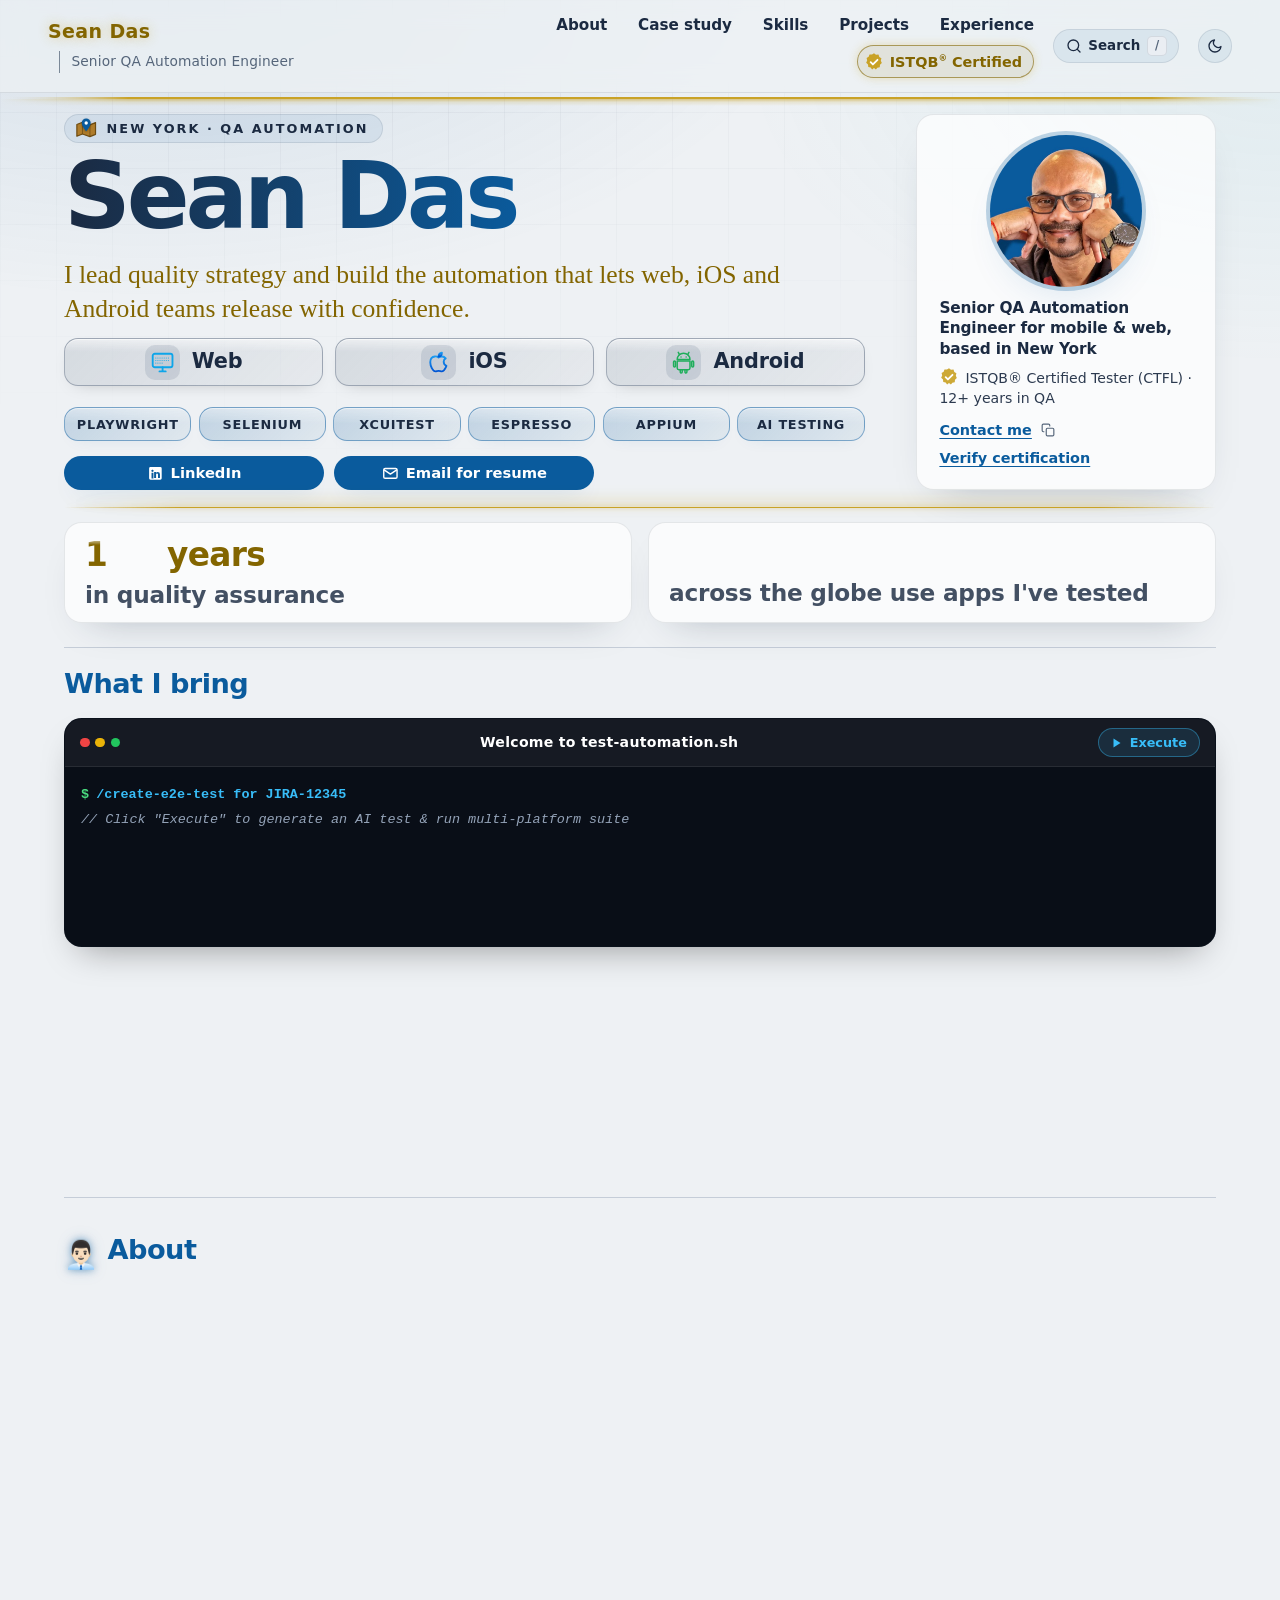
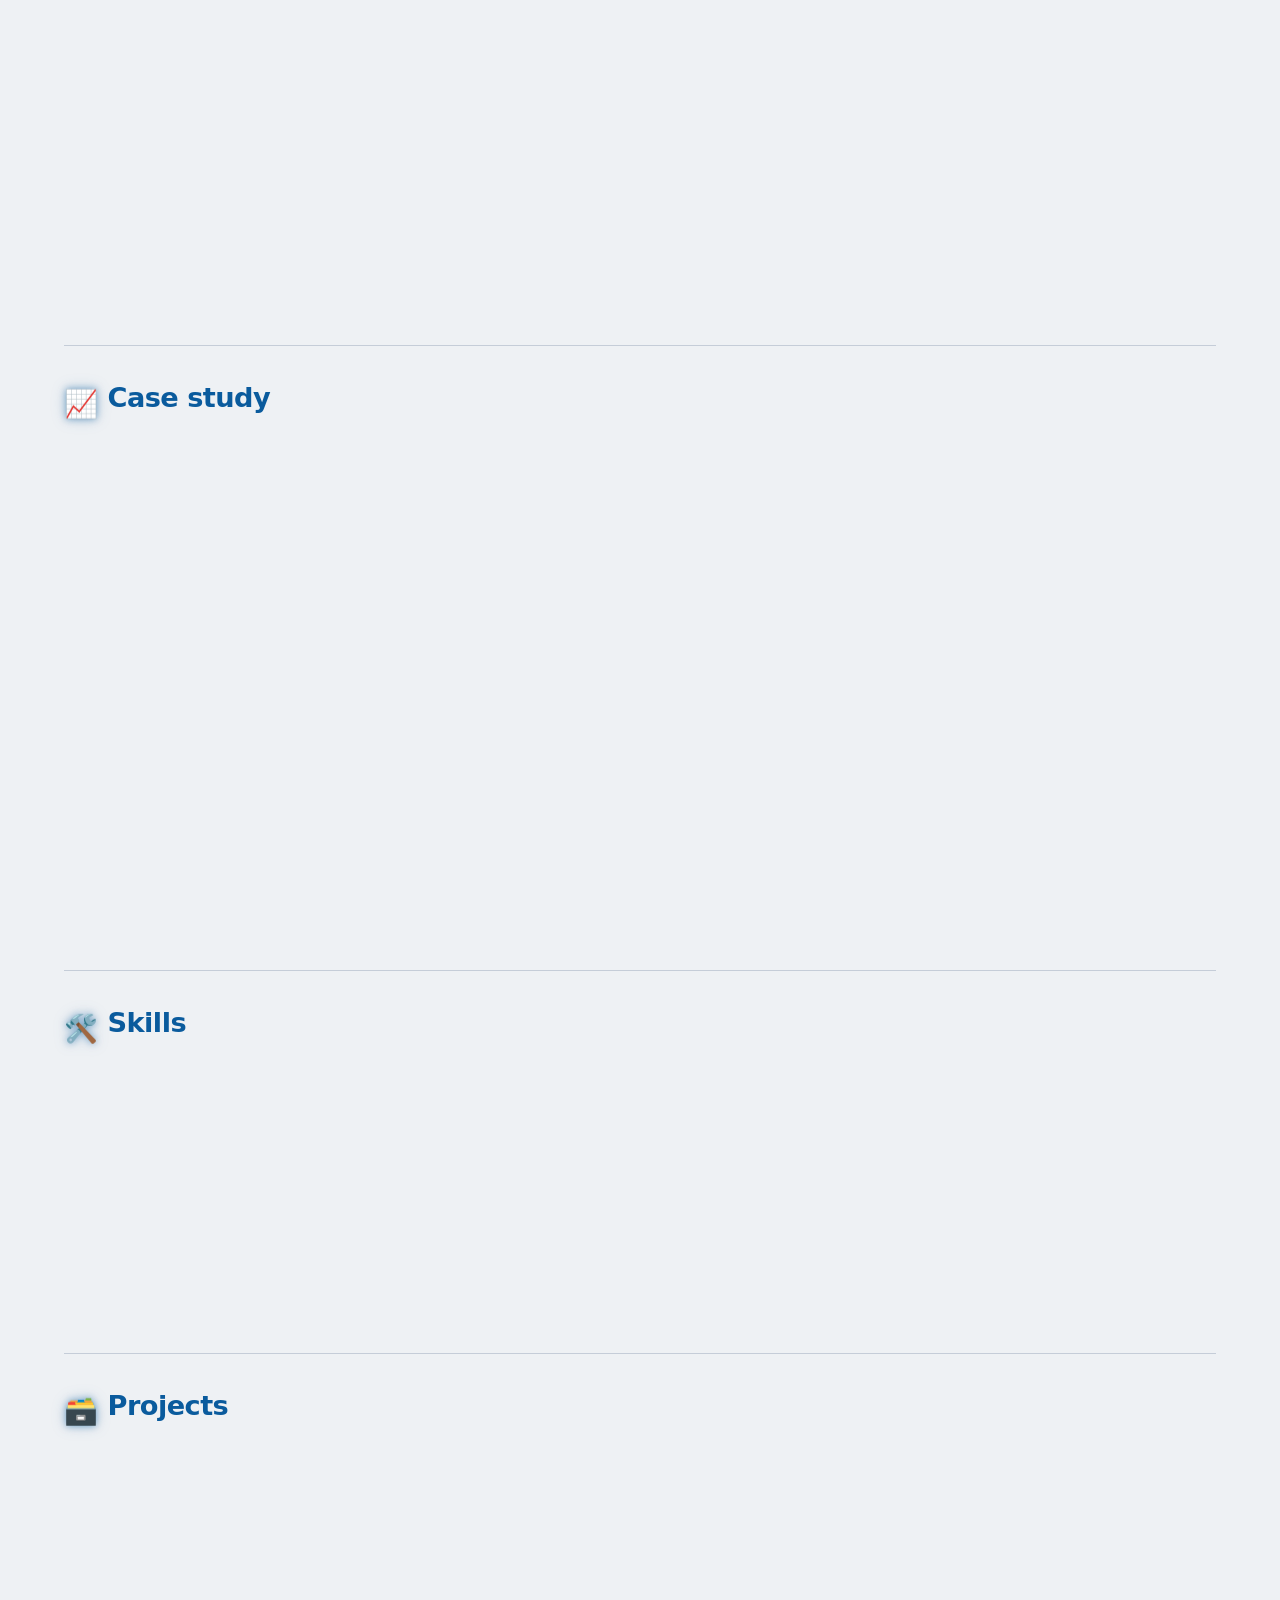
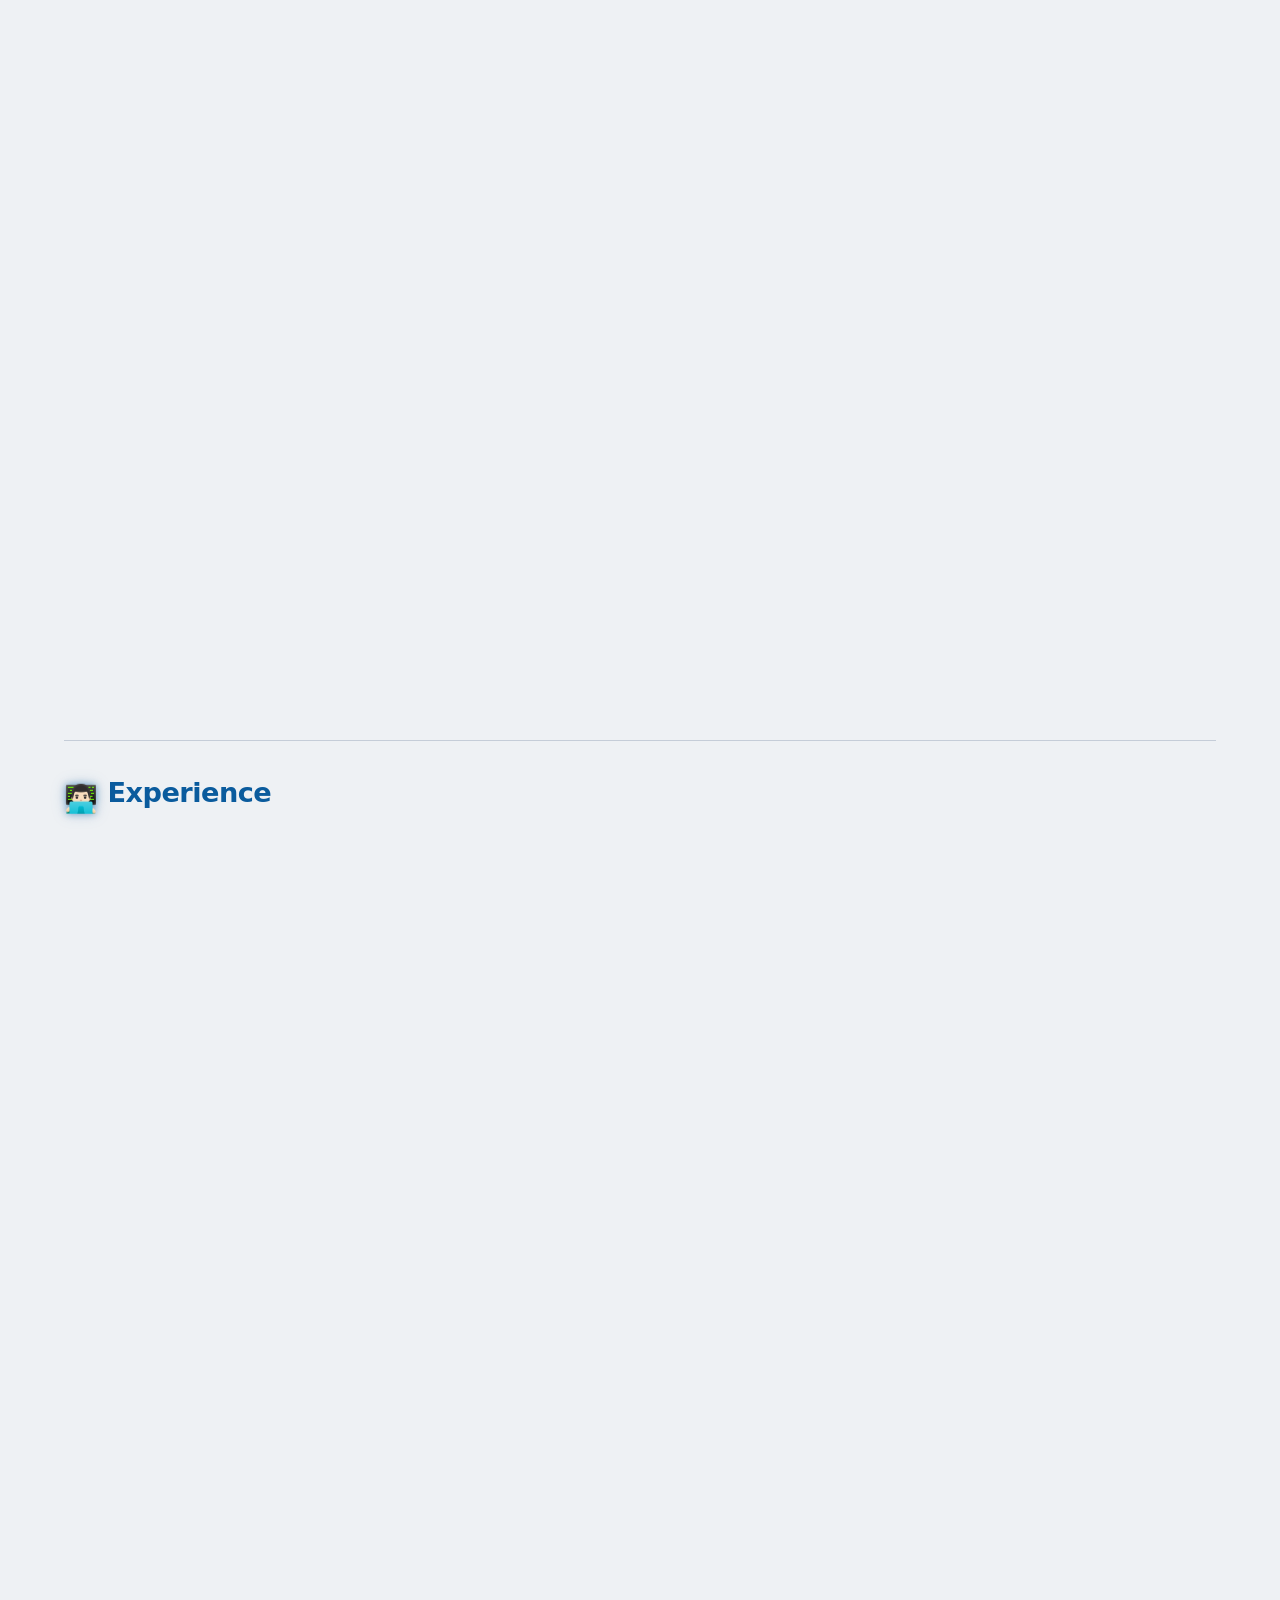
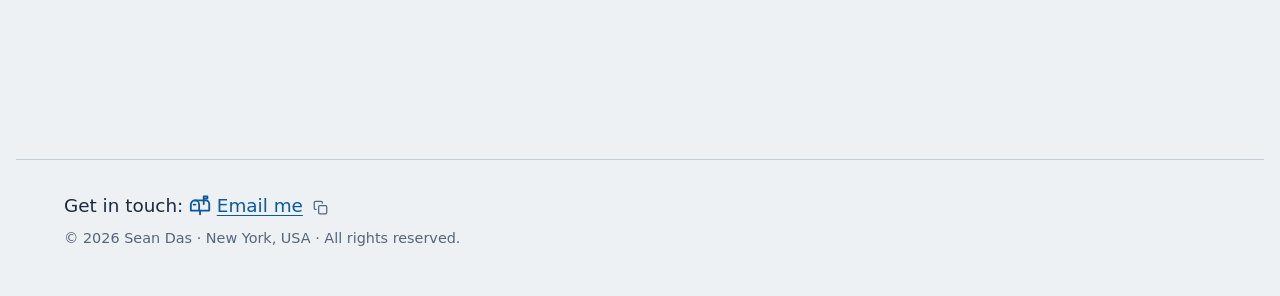
<file: index.html>
<!doctype html>
<html lang="en">
<head>
  <meta charset="utf-8">
  <meta name="viewport" content="width=device-width, initial-scale=1">
  <title>Sean Das, Senior QA Automation Engineer</title>
  <meta name="description" content="Sean Das (Susanta Das), Senior QA Automation Engineer for mobile and web apps. ISTQB/ASTQB Certified Tester, 12+ years in quality engineering and AI-assisted testing.">
  <link rel="canonical" href="https://seandas.github.io/">
  <meta name="google-site-verification" content="83UcdtxBSmrltOki3ZYsE4ZwVRd-jmC72WkxAw0niwo">
  <link rel="icon" href="favicon.ico" sizes="any">
  <link rel="icon" href="assets/favicon-32.png" type="image/png" sizes="32x32">
  <link rel="apple-touch-icon" href="assets/apple-touch-icon.png">
  <meta name="theme-color" content="#0a5b9d">
  <meta http-equiv="Content-Security-Policy" content="default-src 'self'; base-uri 'self'; object-src 'none'; form-action 'self'; script-src 'self'; style-src 'self' https://fonts.googleapis.com; font-src https://fonts.gstatic.com; img-src 'self' data:; connect-src 'self' https://sean-twin.seandas.workers.dev; upgrade-insecure-requests">
  <meta name="referrer" content="strict-origin-when-cross-origin">

  <!-- Link previews (LinkedIn, Slack, iMessage, X). Update the URLs if the site address changes. -->
  <meta property="og:type" content="profile">
  <meta property="og:url" content="https://seandas.github.io/">
  <meta property="og:title" content="Sean Das, Senior QA Automation Engineer">
  <meta property="og:description" content="Senior QA Automation Engineer for mobile and web applications. ISTQB Certified Tester with 12+ years in quality engineering and AI-assisted testing.">
  <meta property="og:image" content="https://seandas.github.io/assets/og-image.jpg?v=20261113a">
  <meta property="og:image:width" content="2400">
  <meta property="og:image:height" content="1260">
  <meta property="og:image:alt" content="Sean Das, Senior QA Automation Engineer, with his photo">
  <meta name="twitter:card" content="summary_large_image">

  <!-- Structured data for search engines. Deliberately no current employer (worksFor). -->
  <script type="application/ld+json">
  {
    "@context": "https://schema.org",
    "@type": "Person",
    "name": "Sean Das",
    "alternateName": "Susanta Das",
    "jobTitle": "Senior QA Automation Engineer",
    "url": "https://seandas.github.io/",
    "image": "https://seandas.github.io/assets/profile.jpg",
    "sameAs": ["https://www.linkedin.com/in/seanxdas/", "https://github.com/seandas"],
    "address": { "@type": "PostalAddress", "addressLocality": "New York", "addressRegion": "NY", "addressCountry": "US" },
    "alumniOf": { "@type": "CollegeOrUniversity", "name": "City University of New York" },
    "knowsAbout": ["Test automation", "Mobile testing", "Web testing", "Playwright", "Espresso", "XCUITest", "Appium", "Selenium", "AI-assisted testing"]
  }
  </script>

  <link rel="preconnect" href="https://fonts.googleapis.com">
  <link rel="preconnect" href="https://fonts.gstatic.com" crossorigin>
  <link href="https://fonts.googleapis.com/css2?family=Bricolage+Grotesque:opsz,wght@12..96,400;12..96,600;12..96,800&family=Newsreader:ital,opsz,wght@0,6..72,400;0,6..72,500;1,6..72,400&display=swap" rel="stylesheet">
  <link rel="stylesheet" href="styles.css?v=20261116f">
  <script src="theme.js?v=20261110a"></script>
</head>
<body>
  <a class="skip" href="#main">Skip to content</a>

  <header class="site-nav">
    <a class="nav-name" href="#top">Sean Das<span class="nav-title"> Senior QA Automation Engineer</span></a>
    <div class="nav-right">
      <nav aria-label="Sections">
        <a href="#about">About</a>
        <a href="#case-study" aria-label="Case study"><span class="nav-long">Case study</span><span class="nav-short" aria-hidden="true">Case</span></a>
        <a href="#skills">Skills</a>
        <a href="#projects">Projects</a>
        <a href="#experience">Experience</a>
        <a class="nav-cert" href="https://atsqa.org/certified-testers/profile/6f3ecdc99b7143ad8add1eee7666c60c" target="_blank" rel="noopener" title="Verify on the official U.S. list of certified testers" aria-label="ISTQB Certified: verify certification (opens in a new tab)">
          <svg class="nav-cert-seal" width="20" height="20" viewBox="0 0 24 24" aria-hidden="true" focusable="false"><path class="seal" fill="#c9a227" d="M12 1.5l2.4 1.8 3-.2 1 2.8 2.5 1.6-.7 2.9 1.2 2.8-2.2 2-.3 3-2.9.6L14.3 21 12 19.1 9.7 21 8 18.6l-2.9-.6-.3-3-2.2-2 1.2-2.8-.7-2.9 2.5-1.6 1-2.8 3 .2z"/><path class="tick" fill="none" stroke="#fff" stroke-width="2.2" stroke-linecap="round" stroke-linejoin="round" d="M8 12.2l2.7 2.7L16.2 9.4"/></svg>
          <span>ISTQB<sup>®</sup><span class="cert-word"> Certified</span></span>
        </a>
      </nav>
      <button class="nav-search-btn" type="button" aria-label="Search site (Press / or Ctrl+K)" title="Search skills, experience, projects (/ or Ctrl+K)">
        <svg width="16" height="16" viewBox="0 0 24 24" fill="none" stroke="currentColor" stroke-width="2" stroke-linecap="round" stroke-linejoin="round" aria-hidden="true"><circle cx="11" cy="11" r="8"/><path d="m21 21-4.3-4.3"/></svg>
        <span class="nav-search-label">Search</span>
        <kbd class="nav-search-kbd" aria-hidden="true">/</kbd>
      </button>
      <button class="theme-toggle" type="button" aria-label="Switch between dark and light theme" title="Toggle theme">
        <svg class="theme-icon-sun" width="16" height="16" viewBox="0 0 24 24" fill="none" stroke="currentColor" stroke-width="2" stroke-linecap="round" stroke-linejoin="round" aria-hidden="true"><circle cx="12" cy="12" r="5"/><line x1="12" y1="1" x2="12" y2="3"/><line x1="12" y1="21" x2="12" y2="23"/><line x1="4.22" y1="4.22" x2="5.64" y2="5.64"/><line x1="18.36" y1="18.36" x2="19.78" y2="19.78"/><line x1="1" y1="12" x2="3" y2="12"/><line x1="21" y1="12" x2="23" y2="12"/><line x1="4.22" y1="19.78" x2="5.64" y2="18.36"/><line x1="18.36" y1="5.64" x2="19.78" y2="4.22"/></svg>
        <svg class="theme-icon-moon" width="16" height="16" viewBox="0 0 24 24" fill="none" stroke="currentColor" stroke-width="2" stroke-linecap="round" stroke-linejoin="round" aria-hidden="true"><path d="M21 12.79A9 9 0 1 1 11.21 3 7 7 0 0 0 21 12.79z"/></svg>
      </button>
    </div>
  </header>

  <main id="main">
    <section class="hero" id="top">
      <div class="hero-main">
        <p class="status-pill"><span class="status-pin" aria-hidden="true"><svg viewBox="0 0 24 24" width="22" height="22" focusable="false"><path class="map-sheet" d="M2 8l6-2.4 8 2.8 6-2.4v12.6l-6 2.4-8-2.8-6 2.4z"/><path class="map-fold" d="M8 5.6v12.6M16 8.4V21"/><ellipse class="pin-ripple" cx="12" cy="15.3" rx="2" ry="0.8"/><path class="pin-body" d="M12 1.6a4.8 4.8 0 0 0-4.8 4.8c0 3.5 4.8 8.9 4.8 8.9s4.8-5.4 4.8-8.9A4.8 4.8 0 0 0 12 1.6z"/><circle class="pin-hole" cx="12" cy="6.4" r="1.8"/></svg></span>New York · QA Automation</p>
        <h1 class="hero-name">Sean Das</h1>
        <p class="hero-tagline">I lead quality strategy and build the automation that lets web, iOS and Android teams release with confidence.</p>
        <ul class="platforms" aria-label="Platforms I test">
          <li class="platform" data-skill="web">
            <svg class="platform-icon" width="26" height="26" viewBox="0 0 24 24" fill="none" stroke="currentColor" stroke-width="1.8" stroke-linecap="round" stroke-linejoin="round" aria-hidden="true"><rect x="2.5" y="3.5" width="19" height="13" rx="2"/><path d="M9 20.5h6M12 16.5v4"/><path d="M5.5 7.5h13M5.5 10h13M5.5 12.5h8" stroke-width="1" stroke-dasharray="0.01 2"/></svg>
            <span class="platform-name">Web</span>
          </li>
          <li class="platform" data-skill="mobile">
            <svg class="platform-icon" width="26" height="26" viewBox="0 0 24 24" fill="none" stroke="url(#ios-blue)" stroke-width="1.8" stroke-linecap="round" stroke-linejoin="round" aria-hidden="true"><defs><linearGradient id="ios-blue" x1="0" y1="0" x2="0" y2="1"><stop class="ios-stop-top" offset="0"/><stop class="ios-stop-bottom" offset="1"/></linearGradient></defs><path d="M12 7.2c-1.1-.9-2.4-1.2-3.6-1.1C5.9 6.3 4 8.5 4 11.6c0 3.9 2.6 8.9 5.1 8.9.9 0 1.6-.5 2.9-.5s2 .5 2.9.5c1.8 0 3.6-2.6 4.6-5.3-1.6-.7-2.6-2.2-2.6-3.9 0-1.4.7-2.7 1.9-3.4-1-1.3-2.4-1.9-3.8-1.8-1.2.1-2.3.6-3 1.1z"/><path d="M12 6.2c0-2 1.3-3.5 3.2-3.8 0 2-1.3 3.6-3.2 3.8z"/></svg>
            <span class="platform-name">iOS</span>
          </li>
          <li class="platform" data-skill="mobile">
            <svg class="platform-icon platform-icon-droid" width="26" height="26" viewBox="0 0 24 24" fill="none" stroke="currentColor" stroke-width="1.4" stroke-linecap="round" stroke-linejoin="round" aria-hidden="true"><path d="M6 9.2a6 6 0 0 1 12 0z"/><path d="M8.2 4.6 7 2.4M15.8 4.6 17 2.4"/><circle cx="9.6" cy="6.7" r=".7" fill="currentColor" stroke="none"/><circle cx="14.4" cy="6.7" r=".7" fill="currentColor" stroke="none"/><path d="M6 10.6h12v6.4a1.6 1.6 0 0 1-1.6 1.6H7.6A1.6 1.6 0 0 1 6 17z"/><rect x="2.6" y="10.6" width="1.8" height="5.6" rx=".9"/><rect x="19.6" y="10.6" width="1.8" height="5.6" rx=".9"/><path d="M8.9 18.6v2.2a.9.9 0 0 0 1.8 0v-2.2M13.3 18.6v2.2a.9.9 0 0 0 1.8 0v-2.2"/></svg>
            <span class="platform-name">Android</span>
          </li>
        </ul>
        <div class="hero-tools-actions">
          <ul class="chips" aria-label="Core tools">
            <li data-skill="web">Playwright</li><li data-skill="web">Selenium</li><li data-skill="mobile">XCUITest</li><li data-skill="mobile">Espresso</li><li data-skill="mobile">Appium</li><li data-skill="ai">AI testing</li>
          </ul>
          <div class="cta-row">
            <button class="btn btn-primary twin-cta" type="button" data-open-twin><svg class="btn-chat-icon" width="16" height="16" viewBox="0 0 24 24" fill="none" stroke="currentColor" stroke-width="2" stroke-linecap="round" stroke-linejoin="round" aria-hidden="true"><path d="M21 15a2 2 0 0 1-2 2H7l-4 4V5a2 2 0 0 1 2-2h14a2 2 0 0 1 2 2z"/></svg><span>Chat with my AI twin</span></button>
            <a class="btn btn-primary" href="https://www.linkedin.com/in/seanxdas/" target="_blank" rel="noopener"><svg class="btn-icon" width="15" height="15" viewBox="0 0 24 24" fill="currentColor" aria-hidden="true"><path d="M19 3a2 2 0 0 1 2 2v14a2 2 0 0 1-2 2H5a2 2 0 0 1-2-2V5a2 2 0 0 1 2-2h14m-.5 15.5v-5.3a3.26 3.26 0 0 0-3.26-3.26c-.85 0-1.84.52-2.28 1.3v-1.11h-2.79v8.37h2.79v-4.93c0-.77.62-1.4 1.39-1.4a1.4 1.4 0 0 1 1.4 1.4v4.93h2.75M6.46 10.9v8.37H9.2V10.9H6.46M7.83 6.64c-.9 0-1.63.73-1.63 1.63 0 .9.73 1.63 1.63 1.63.9 0 1.63-.73 1.63-1.63 0-.9-.73-1.63-1.63-1.63Z"/></svg><span>LinkedIn</span></a>
            <a class="btn btn-primary" data-email data-subject="Resume request"><svg class="btn-icon" width="15" height="15" viewBox="0 0 24 24" fill="none" stroke="currentColor" stroke-width="2" stroke-linecap="round" stroke-linejoin="round" aria-hidden="true"><rect x="2.5" y="5" width="19" height="14" rx="2"/><path d="m3 7 9 6 9-6"/></svg><span>Email for resume</span></a>
          </div>
        </div>
      </div>
      <div class="hero-side glass">
        <img class="portrait" src="assets/profile.jpg" alt="Portrait of Sean Das" width="240" height="240">
        <p class="hero-role">Senior QA Automation Engineer for mobile &amp; web, based in New York</p>
        <p class="hero-cred"><svg class="hero-cert-seal" width="20" height="20" viewBox="0 0 24 24" aria-hidden="true" focusable="false"><path fill="#c9a227" d="M12 1.5l2.4 1.8 3-.2 1 2.8 2.5 1.6-.7 2.9 1.2 2.8-2.2 2-.3 3-2.9.6L14.3 21 12 19.1 9.7 21 8 18.6l-2.9-.6-.3-3-2.2-2 1.2-2.8-.7-2.9 2.5-1.6 1-2.8 3 .2z"/><path fill="none" stroke="#fff" stroke-width="2.2" stroke-linecap="round" stroke-linejoin="round" d="M8 12.2l2.7 2.7L16.2 9.4"/></svg>ISTQB® Certified Tester (CTFL) · 12+ years in QA</p>
        <ul class="links">
          <li>
            <span class="email-wrapper">
              <a data-email>Contact me</a>
              <button class="copy-email-btn" type="button" aria-label="Copy email address" title="Copy email address">
                <svg class="copy-icon" width="14" height="14" viewBox="0 0 24 24" fill="none" stroke="currentColor" stroke-width="2" stroke-linecap="round" stroke-linejoin="round" aria-hidden="true"><rect x="9" y="9" width="13" height="13" rx="2" ry="2"/><path d="M5 15H4a2 2 0 0 1-2-2V4a2 2 0 0 1 2-2h9a2 2 0 0 1 2 2v1"/></svg>
                <span class="copy-feedback">Copied!</span>
              </button>
            </span>
          </li>
          <li><a href="https://atsqa.org/certified-testers/profile/6f3ecdc99b7143ad8add1eee7666c60c">Verify certification</a></li>
        </ul>
      </div>
    </section>

    <section class="stats" aria-label="Highlights">
      <div class="stat glass reveal">
        <p class="stat-num stat-reel-wrap">
          <span class="stat-reel" aria-hidden="true">
            <span class="stat-reel-strip">
              <span>1</span><span>2</span><span>3</span><span>4</span><span>5</span><span>6</span><span>7</span><span>8</span><span>9</span><span>10</span><span>11</span><span>12</span>
            </span>
          </span><span class="stat-plus" aria-hidden="true">+</span><span class="stat-unit" aria-hidden="true">&nbsp;years</span>
          <span class="sr-only">12+ years</span>
        </p>
        <p class="stat-label">in quality assurance</p>
      </div>
      <div class="stat glass reveal">
        <p class="stat-num stat-spin">Millions</p>
        <p class="stat-label">across the globe use apps I've tested</p>
      </div>
    </section>

    <section class="block" id="bring">
      <h2>What I bring</h2>
      <div class="smoke-runner glass reveal" role="group" aria-label="Interactive test automation demo">
        <div class="smoke-head">
          <div class="smoke-dots" aria-hidden="true">
            <span class="smoke-dot red"></span>
            <span class="smoke-dot yellow"></span>
            <span class="smoke-dot green"></span>
          </div>
          <span class="smoke-title"><span class="smoke-title-pre">Welcome to </span>test-automation.sh</span>
          <div class="smoke-actions">
            <span class="smoke-kbd-hint" aria-hidden="true">Press <kbd>Enter</kbd> or <kbd>Space</kbd> to run</span>
            <button class="smoke-reset-btn" type="button" aria-label="Reset test runner console">
              <svg class="smoke-reset-icon" width="11" height="11" viewBox="0 0 24 24" fill="none" stroke="currentColor" stroke-width="2.3" stroke-linecap="round" stroke-linejoin="round" aria-hidden="true"><path d="M3 12a9 9 0 1 0 9-9 9.75 9.75 0 0 0-6.74 2.74L3 8"/><path d="M3 3v5h5"/></svg>
              <span>Reset</span>
            </button>
            <button class="smoke-btn" type="button" aria-label="Execute automated test workflow">
              <svg class="smoke-play-icon" width="12" height="12" viewBox="0 0 24 24" fill="currentColor" aria-hidden="true"><polygon points="5 3 19 12 5 21 5 3"/></svg>
              <span class="smoke-btn-text">Execute</span>
            </button>
          </div>
        </div>
        <div class="smoke-terminal" aria-live="polite">
          <div class="smoke-output">
            <div class="smoke-line prompt"><span class="cmd-prompt">$</span>/create-e2e-test for JIRA-12345</div>
            <div class="smoke-line dim">// Click "Execute" to generate an AI test &amp; run multi-platform suite</div>
          </div>
        </div>
      </div>
      <div class="block-body">
        <div class="bring-grid">
          <div class="bring-card glass reveal">
            <h3>Quality strategy &amp; release readiness</h3>
            <p>I champion shift-left testing, lead QA and release-readiness calls across web, iOS and Android, and mentor QA teams, including offshore.</p>
          </div>
          <div class="bring-card glass reveal">
            <h3>Automation architecture</h3>
            <p>I build and scale test frameworks in Playwright, Selenium, Espresso, XCUITest and Appium, several from scratch.</p>
          </div>
          <div class="bring-card glass reveal">
            <h3>AI-assisted testing</h3>
            <p>I use AI to turn approved requirements and kickoff docs into test cases, and build custom AI skills and agents to generate automation tests quickly.</p>
          </div>
        </div>
      </div>
    </section>

    <section class="block" id="about">
      <h2><span class="h2-emoji" aria-hidden="true">👨🏻‍💼</span>About</h2>
      <div class="block-body prose glass reveal">
        <p>Over 12 years I've tested apps used by millions, from The New York Times to an FDA-regulated ultrasound app at Butterfly Network. I work in Playwright, Selenium, Appium, Espresso, Jetpack Compose UI tests and XCUITest. I have extensive experience running and troubleshooting test suites in CI/CD pipelines on Jenkins, Buildkite and CircleCI, and on device clouds such as AWS Device Farm and Firebase Test Lab.</p>
        <p>I use AI tools every day to test faster: Claude, OpenAI Codex and GitHub Copilot for writing and debugging tests, Glean and Gemini for test planning and root-cause analysis, and custom Claude agents I build myself.</p>
        <p><strong>My testing philosophy:</strong> test quality over quantity, and a stable automation framework over a fast but flaky one that blocks PRs and becomes a liability.</p>
        <p>I learn fast, like solving problems, and enjoy breaking things on purpose so they don't break for users.</p>
        <p>I was testing software before I knew it was a career: around 2010, as a hobby, I was flashing custom Android ROMs from XDA Developers, giving feedback and staying up all night to un-brick my phones when a flash went wrong. I revived every one of them but one. I'm stubborn about fixing things, and honest about the ones I can't.</p>
      </div>
    </section>

    <section class="block" id="case-study">
      <h2><span class="h2-emoji" aria-hidden="true">📈</span>Case study</h2>
      <div class="block-body glass reveal case-card">
        <div class="case-inner">
          <p class="case-kicker">NYC agencies → WeightWatchers · 2015–2020</p>
          <h3 class="case-title">From QTP and Java Selenium to Protractor, Appium and native</h3>
          <div class="case-audio-row">
            <button class="case-listen" type="button" hidden aria-label="Listen to the case study (3 minutes 31 seconds)">
              <svg class="case-listen-play" width="12" height="12" viewBox="0 0 24 24" fill="currentColor" aria-hidden="true"><polygon points="6 3 20 12 6 21 6 3"/></svg>
              <svg class="case-listen-pause" width="12" height="12" viewBox="0 0 24 24" fill="currentColor" aria-hidden="true"><rect x="5" y="3" width="5" height="18" rx="1"/><rect x="14" y="3" width="5" height="18" rx="1"/></svg>
              <span class="case-listen-text">Listen · 3:31</span>
            </button>
            <button class="case-speed" type="button" hidden aria-label="Playback speed: 1 times">Speed 1×</button>
          </div>
          <audio class="case-audio" src="assets/case-study.mp3" preload="none"></audio>
          <p class="case-summary">Legacy QTP scripts moved to Java Selenium, a Protractor framework built from scratch, then 200+ Appium tests rebuilt in native Espresso plus hundreds more in XCUITest. Flakiness became rare, and the first demo ran so fast we replayed it in slow motion.</p>
          <div class="case-body" id="case-full">
            <p><strong>Web: QTP to Selenium and Protractor.</strong> At the NYC Department of Health I converted legacy QTP scripts to Selenium WebDriver in Java. At the Department of Sanitation I moved all of the department's QTP/UFT scripts to Selenium WebDriver, ending its HP license costs, then built a Protractor framework from scratch for an AngularJS app. Coming from Java, I had to learn JavaScript and TypeScript and survive JavaScript's infamous promise hell: <code>.then().then().then().then()</code>, until somewhere around the fourth one you stop, scratch your head, and wonder where you even are. I made it out the other side and trained a small team to use the framework.</p>
            <p><strong>Mobile: the problem.</strong> At WeightWatchers, our Appium suite was slow and unreliable. Tests leaned on brittle XPath locators and hard-coded sleeps, sessions often timed out or hung mid-run, and the drivers lagged behind new Android and iOS releases. A full run took about five times longer than running the same tests by hand. We were working for the framework instead of it working for us, and hundreds of tests sat idle and went stale.</p>
            <p><strong>The approach.</strong> We moved to the platforms' own test frameworks, Espresso from Google and XCUITest from Apple, dropping Appium's extra server layer. Both were new, with little documentation or community help, so another QA engineer and I worked it out ourselves, Android first. Espresso runs inside the app, so we replaced sleeps with its built-in synchronization and IdlingResources: checks run only when the app is idle. We wrote the tests in Java, then moved them to Kotlin. Even the tooling fought us: early Android Studio builds crashed at times, and a clean build could take several tries and a cleared Gradle cache.</p>
            <p><strong>iOS and CI.</strong> The iOS app shared the same design, so we mirrored the plan with XCUITest. I learned Swift and used accessibility identifiers for stable locators. Both suites ran on Jenkins for pull-request checks and nightly regression, including our in-house device lab.</p>
            <p><strong>Result.</strong> Within months we converted 200+ Appium tests to Espresso and built an iOS suite of hundreds of tests. Flakiness became rare: nearly every failure pointed to a real app bug or a feature change. At our first demo, Espresso ran so fast that everyone missed it, so we replayed the recording in slow motion.</p>
            <p><strong>What it taught me.</strong> Learning Protractor and TypeScript from scratch taught me not to give up on unfamiliar tools. WeightWatchers turned that into confidence. And when a framework keeps fighting you, step back and explore the other options available instead of forcing it.</p>
          </div>
          <button class="case-toggle" type="button" aria-expanded="true" aria-controls="case-full" hidden><span class="case-toggle-text">Read the full case study</span> <span class="case-toggle-arrow" aria-hidden="true">↓</span></button>
        </div>
      </div>
    </section>

    <section class="block" id="skills">
      <h2><span class="h2-emoji" aria-hidden="true">🛠️</span>Skills</h2>
      <div class="block-body skills glass reveal">
        <div class="skill-group skill-card" data-category="mobile">
          <h3><button class="skill-card-head" type="button" aria-expanded="false" aria-controls="skills-mobile">
            <svg class="platform-icon" width="26" height="26" viewBox="0 0 24 24" fill="none" stroke="currentColor" stroke-width="1.8" stroke-linecap="round" stroke-linejoin="round" aria-hidden="true"><rect x="6" y="2" width="12" height="20" rx="2.5"/><path d="M11 18.5h2"/></svg>
            <span class="skill-card-title">Mobile automation</span>
            <span class="skill-card-count">8 skills</span>
            <svg class="skill-card-chevron" width="18" height="18" viewBox="0 0 24 24" fill="none" stroke="currentColor" stroke-width="2.2" stroke-linecap="round" stroke-linejoin="round" aria-hidden="true"><path d="M9 6l6 6-6 6"/></svg>
          </button></h3>
          <ul id="skills-mobile"><li>Espresso</li><li>Kaspresso</li><li>Jetpack Compose UI testing</li><li>XCUITest</li><li>UiAutomator</li><li>Appium</li><li>WebDriverIO</li><li>Robot pattern</li></ul>
        </div>
        <div class="skill-group skill-card" data-category="web">
          <h3><button class="skill-card-head" type="button" aria-expanded="false" aria-controls="skills-web">
            <svg class="platform-icon" width="26" height="26" viewBox="0 0 24 24" fill="none" stroke="currentColor" stroke-width="1.8" stroke-linecap="round" stroke-linejoin="round" aria-hidden="true"><circle cx="12" cy="12" r="9.5"/><path d="M2.5 12h19M12 2.5c2.6 2.8 3.8 6 3.8 9.5s-1.2 6.7-3.8 9.5c-2.6-2.8-3.8-6-3.8-9.5s1.2-6.7 3.8-9.5z"/></svg>
            <span class="skill-card-title">Web automation</span>
            <span class="skill-card-count">7 skills</span>
            <svg class="skill-card-chevron" width="18" height="18" viewBox="0 0 24 24" fill="none" stroke="currentColor" stroke-width="2.2" stroke-linecap="round" stroke-linejoin="round" aria-hidden="true"><path d="M9 6l6 6-6 6"/></svg>
          </button></h3>
          <ul id="skills-web"><li>Playwright</li><li>Cypress</li><li>Selenium WebDriver</li><li>WebDriverIO</li><li>Robot Framework</li><li>Protractor</li><li>HP QTP/UFT</li></ul>
        </div>
        <div class="skill-group skill-card" data-category="ai">
          <h3><button class="skill-card-head" type="button" aria-expanded="false" aria-controls="skills-ai">
            <svg class="platform-icon" width="26" height="26" viewBox="0 0 24 24" fill="none" stroke="currentColor" stroke-width="1.8" stroke-linecap="round" stroke-linejoin="round" aria-hidden="true"><path d="M12 3l1.9 5.1L19 10l-5.1 1.9L12 17l-1.9-5.1L5 10l5.1-1.9z"/><path d="M19 15.5l.8 2 2 .8-2 .8-.8 2-.8-2-2-.8 2-.8z"/></svg>
            <span class="skill-card-title">AI-assisted testing</span>
            <span class="skill-card-count">10 skills</span>
            <svg class="skill-card-chevron" width="18" height="18" viewBox="0 0 24 24" fill="none" stroke="currentColor" stroke-width="2.2" stroke-linecap="round" stroke-linejoin="round" aria-hidden="true"><path d="M9 6l6 6-6 6"/></svg>
          </button></h3>
          <ul id="skills-ai"><li>Claude</li><li>Agentic coding</li><li>OpenAI Codex</li><li>GitHub Copilot</li><li>ChatGPT</li><li>Gemini</li><li>Antigravity</li><li>Glean</li><li>Prompting for test design</li><li>AI-assisted debugging &amp; triage</li></ul>
        </div>
        <div class="skill-group skill-card" data-category="languages">
          <h3><button class="skill-card-head" type="button" aria-expanded="false" aria-controls="skills-languages">
            <svg class="platform-icon" width="26" height="26" viewBox="0 0 24 24" fill="none" stroke="currentColor" stroke-width="1.8" stroke-linecap="round" stroke-linejoin="round" aria-hidden="true"><path d="M8 7l-5 5 5 5M16 7l5 5-5 5M13.5 4.5l-3 15"/></svg>
            <span class="skill-card-title">Languages</span>
            <span class="skill-card-count">7 skills</span>
            <svg class="skill-card-chevron" width="18" height="18" viewBox="0 0 24 24" fill="none" stroke="currentColor" stroke-width="2.2" stroke-linecap="round" stroke-linejoin="round" aria-hidden="true"><path d="M9 6l6 6-6 6"/></svg>
          </button></h3>
          <ul id="skills-languages"><li>Java</li><li>Kotlin</li><li>Swift</li><li>JavaScript</li><li>TypeScript</li><li>Python</li><li>SQL, MongoDB</li></ul>
        </div>
        <div class="skill-group skill-card" data-category="frameworks">
          <h3><button class="skill-card-head" type="button" aria-expanded="false" aria-controls="skills-frameworks">
            <svg class="platform-icon" width="26" height="26" viewBox="0 0 24 24" fill="none" stroke="currentColor" stroke-width="1.8" stroke-linecap="round" stroke-linejoin="round" aria-hidden="true"><path d="M12 2.5l9.5 5-9.5 5-9.5-5z"/><path d="M2.5 12l9.5 5 9.5-5M2.5 16.5l9.5 5 9.5-5"/></svg>
            <span class="skill-card-title">Frameworks &amp; practices</span>
            <span class="skill-card-count">8 skills</span>
            <svg class="skill-card-chevron" width="18" height="18" viewBox="0 0 24 24" fill="none" stroke="currentColor" stroke-width="2.2" stroke-linecap="round" stroke-linejoin="round" aria-hidden="true"><path d="M9 6l6 6-6 6"/></svg>
          </button></h3>
          <ul id="skills-frameworks"><li>TDD, BDD</li><li>Cucumber, Gherkin</li><li>Page Object Model</li><li>Robot pattern</li><li>JUnit, TestNG</li><li>Allure reports</li><li>Mocha, Chai</li><li>Gradle, Maven</li></ul>
        </div>
        <div class="skill-group skill-card" data-category="cicd">
          <h3><button class="skill-card-head" type="button" aria-expanded="false" aria-controls="skills-cicd">
            <svg class="platform-icon" width="26" height="26" viewBox="0 0 24 24" fill="none" stroke="currentColor" stroke-width="1.8" stroke-linecap="round" stroke-linejoin="round" aria-hidden="true"><path d="M21 12a9 9 0 0 1-15.4 6.4M3 12A9 9 0 0 1 18.4 5.6"/><path d="M18.5 2v3.8h-3.8M5.5 22v-3.8h3.8"/></svg>
            <span class="skill-card-title">CI/CD &amp; device clouds</span>
            <span class="skill-card-count">8 skills</span>
            <svg class="skill-card-chevron" width="18" height="18" viewBox="0 0 24 24" fill="none" stroke="currentColor" stroke-width="2.2" stroke-linecap="round" stroke-linejoin="round" aria-hidden="true"><path d="M9 6l6 6-6 6"/></svg>
          </button></h3>
          <ul id="skills-cicd"><li>Jenkins</li><li>Buildkite, CircleCI, Bitrise</li><li>Docker</li><li>BrowserStack</li><li>AWS Device Farm</li><li>Firebase Test Lab</li><li>Perfecto</li><li>Git, GitHub, Bitbucket</li></ul>
        </div>
        <div class="skill-group skill-card" data-category="debugging">
          <h3><button class="skill-card-head" type="button" aria-expanded="false" aria-controls="skills-debugging">
            <svg class="platform-icon" width="26" height="26" viewBox="0 0 24 24" fill="none" stroke="currentColor" stroke-width="1.8" stroke-linecap="round" stroke-linejoin="round" aria-hidden="true"><rect x="7" y="8" width="10" height="12" rx="5"/><path d="M12 12v8M9 5l1.5 2M15 5l-1.5 2M3 13h4M17 13h4M4 8.5l3 2M20 8.5l-3 2M4 19l3-2M20 19l-3-2"/></svg>
            <span class="skill-card-title">Debugging &amp; analytics</span>
            <span class="skill-card-count">9 skills</span>
            <svg class="skill-card-chevron" width="18" height="18" viewBox="0 0 24 24" fill="none" stroke="currentColor" stroke-width="2.2" stroke-linecap="round" stroke-linejoin="round" aria-hidden="true"><path d="M9 6l6 6-6 6"/></svg>
          </button></h3>
          <ul id="skills-debugging"><li>Proxyman, Charles Proxy</li><li>Logcat, Splunk</li><li>Android Studio</li><li>Xcode</li><li>IntelliJ, WebStorm</li><li>PyCharm</li><li>Google Analytics</li><li>Adobe Analytics</li><li>Tableau</li></ul>
        </div>
        <div class="skill-group skill-card" data-category="process">
          <h3><button class="skill-card-head" type="button" aria-expanded="false" aria-controls="skills-process">
            <svg class="platform-icon" width="26" height="26" viewBox="0 0 24 24" fill="none" stroke="currentColor" stroke-width="1.8" stroke-linecap="round" stroke-linejoin="round" aria-hidden="true"><rect x="5" y="3.5" width="14" height="18" rx="2"/><path d="M9 3.5V2.5h6v1M8.5 12.5l2.3 2.3 4.7-4.7"/></svg>
            <span class="skill-card-title">Process &amp; compliance</span>
            <span class="skill-card-count">8 skills</span>
            <svg class="skill-card-chevron" width="18" height="18" viewBox="0 0 24 24" fill="none" stroke="currentColor" stroke-width="2.2" stroke-linecap="round" stroke-linejoin="round" aria-hidden="true"><path d="M9 6l6 6-6 6"/></svg>
          </button></h3>
          <ul id="skills-process"><li>Shift-left testing</li><li>Risk-based testing</li><li>Scrum, Agile, SAFe</li><li>Jira, Confluence</li><li>TestRail, Xray, Zephyr, HP ALM</li><li>FDA V&amp;V, HIPAA</li><li>GDPR</li><li>Accessibility (ADA)</li></ul>
        </div>
      </div>
    </section>

    <section class="block" id="projects">
      <h2><span class="h2-emoji" aria-hidden="true">🗃️</span>Projects</h2>
      <div class="block-body glass reveal project-card">
        <div class="project-inner">
          <p class="case-kicker">Android · Open source · 2026</p>
          <h3 class="case-title">Totebox: an Android shop and its Espresso test suite</h3>
          <p class="project-summary">I built a small Android shopping app from scratch as a realistic test target, with login rules, a cart with saved items, checkout validation, a swipe-to-order slider and a deliberate crash. Then I automated it with Espresso: page objects, an IdlingResource instead of sleeps, Allure reports, and JVM unit tests for the business rules. GitHub Actions builds and lints it, then runs every test on an Android emulator.</p>
          <ul class="project-tags" aria-label="Built with">
            <li>Kotlin</li><li>Espresso</li><li>Page objects</li><li>Robot pattern</li><li>Allure</li><li>GitHub Actions</li>
          </ul>
          <div class="project-links">
            <a class="btn btn-primary" href="https://github.com/seandas/totebox-espresso-test" target="_blank" rel="noopener"><svg class="btn-icon" width="15" height="15" viewBox="0 0 24 24" fill="none" stroke="currentColor" stroke-width="2" stroke-linecap="round" stroke-linejoin="round" aria-hidden="true"><path d="m16 18 6-6-6-6"/><path d="m8 6-6 6 6 6"/></svg><span>View the code</span></a>
            <a class="btn" href="https://github.com/seandas/totebox-espresso-test/actions/workflows/ci.yml" target="_blank" rel="noopener"><svg class="btn-icon" width="15" height="15" viewBox="0 0 24 24" fill="none" stroke="currentColor" stroke-width="2" stroke-linecap="round" stroke-linejoin="round" aria-hidden="true"><path d="M20 6 9 17l-5-5"/></svg><span>See the CI runs</span></a>
          </div>
        </div>
      </div>
      <div class="block-body glass reveal project-card">
        <div class="project-inner">
          <p class="case-kicker">Android · Open source · 2026</p>
          <h3 class="case-title">Totebox again, this time with Appium and Python</h3>
          <p class="project-summary">The same Totebox app, tested from the outside with Appium, Python and pytest, so the two approaches can be compared on identical flows. 50 tests cover login, cart, checkout and settings through page objects, explicit waits instead of sleeps, and a swipe-to-order gesture. Every test starts from a freshly restarted app, and failures attach a screenshot, the UI hierarchy and the device log. GitHub Actions runs the smoke tests on an Android emulator and keeps the Allure results.</p>
          <ul class="project-tags" aria-label="Built with">
            <li>Python</li><li>pytest</li><li>Appium</li><li>UiAutomator2</li><li>Page objects</li><li>Allure</li><li>GitHub Actions</li>
          </ul>
          <div class="project-links">
            <a class="btn btn-primary" href="https://github.com/seandas/totebox-appium-python" target="_blank" rel="noopener"><svg class="btn-icon" width="15" height="15" viewBox="0 0 24 24" fill="none" stroke="currentColor" stroke-width="2" stroke-linecap="round" stroke-linejoin="round" aria-hidden="true"><path d="m16 18 6-6-6-6"/><path d="m8 6-6 6 6 6"/></svg><span>View the code</span></a>
            <a class="btn" href="https://github.com/seandas/totebox-appium-python/actions/workflows/ci.yml" target="_blank" rel="noopener"><svg class="btn-icon" width="15" height="15" viewBox="0 0 24 24" fill="none" stroke="currentColor" stroke-width="2" stroke-linecap="round" stroke-linejoin="round" aria-hidden="true"><path d="M20 6 9 17l-5-5"/></svg><span>See the CI runs</span></a>
          </div>
        </div>
      </div>
    </section>

    <section class="block" id="experience">
      <h2><span class="h2-emoji" aria-hidden="true">👨🏻‍💻</span>Experience</h2>
      <div class="block-body glass reveal">
        <ol class="timeline">
          <li>
            <p class="when when-current">Nov 2026 – Present</p>
            <h3><svg class="entry-icon entry-icon-solid entry-icon-current" viewBox="0 0 24 24" aria-hidden="true" focusable="false"><rect x="2" y="3" width="20" height="18" rx="2.5" fill="none" stroke="currentColor" stroke-width="2" style="stroke:var(--accent)"/><g transform="translate(12 12) scale(0.72) rotate(-8) translate(-12 -12)"><path d="M4.5 3.5C8.5 1.5 13 4.3 19.5 2.3L19 8C13.5 10 9 7.3 4.5 9.3Z"/><path d="M4.5 12.3C8 10.7 12 13 16.8 11.2L16.3 16.4C12 18 9 15.5 4.5 17.3Z"/><path d="M4.5 8H8.6V22H4.5Z"/></g></svg>Senior SDET, Mobile Automation Engineer, <a class="org" href="https://www.fanatics.com/" target="_blank" rel="noopener">Fanatics</a></h3>
          </li>
          <li>
            <p class="when">Nov 2023 – Oct 2026</p>
            <h3><svg class="entry-icon" viewBox="0 0 24 24" aria-hidden="true" focusable="false"><rect x="2" y="3" width="20" height="18" rx="2.5"/><path d="M5.5 7.5h13"/><path stroke-width="1.7" d="M5.5 11h5v6.5h-5zM13.5 11.5h5M13.5 14.25h5M13.5 17h5"/></svg>Senior QA Engineer (QA Lead), <a class="org" href="https://www.nytimes.com/" target="_blank" rel="noopener">The New York Times</a></h3>
            <ul>
              <li>Led QA for web and Android, and mentored an offshore QA team.</li>
              <li>Designed and scaled automation with Playwright, Espresso and Appium to widen regression coverage and cut manual effort.</li>
              <li>Led regression for recurring NYT Games sale launches across web, iOS and Android, helping them ship smoothly. These launches consistently beat their subscription targets.</li>
              <li>Built and maintained a Claude agent that set up sale configurations in Firebase and detected and fixed accidental changes.</li>
              <li>Created custom Claude skills that create, review and heal Playwright end-to-end tests, speeding up automation coverage of existing manual test cases.</li>
              <li>Used Claude and Copilot to write and debug tests, and Glean and Gemini to speed up test planning, root-cause analysis and release-readiness calls.</li>
            </ul>
          </li>
          <li>
            <p class="when">Apr 2021 – Jul 2023</p>
            <h3><svg class="entry-icon entry-icon-solid" viewBox="0 0 24 24" aria-hidden="true" focusable="false"><path d="M11.3 12.4C10.2 8.6 7.6 5.1 3.4 3.6c-.4 3.1-.1 6 .9 7.7 1.4.8 4 1.1 7 1.1Z"/><path d="M11.3 13.7c-2.6-.1-4.9.1-6.1.9-.2 2.4.7 4.6 2.6 5.6 1.6.7 3.2-.6 3.5-6.5Z"/><path d="M12.7 12.4c1.1-3.8 3.7-7.3 7.9-8.8.4 3.1.1 6-.9 7.7-1.4.8-4 1.1-7 1.1Z"/><path d="M12.7 13.7c2.6-.1 4.9.1 6.1.9.2 2.4-.7 4.6-2.6 5.6-1.6.7-3.2-.6-3.5-6.5Z"/></svg>Senior QA Automation Engineer II, <a class="org" href="https://www.butterflynetwork.com/" target="_blank" rel="noopener">Butterfly Network</a></h3>
            <ul>
              <li>Automated UI tests in Espresso and XCUITest for the FDA-regulated Butterfly iQ® ultrasound app, cutting test cycle time.</li>
              <li>Led FDA verification and validation (V&amp;V) testing in line with HIPAA guidelines.</li>
            </ul>
          </li>
          <li>
            <p class="when">Dec 2020 – Apr 2021</p>
            <h3><svg class="entry-icon" viewBox="0 0 24 24" aria-hidden="true" focusable="false"><path d="M12 22s8-4 8-10V5l-8-3-8 3v7c0 6 8 10 8 10z"/><path d="M12 8v6M9 11h6"/></svg>Senior Mobile Automation Engineer II, <a class="org" href="https://www.aetna.com/" target="_blank" rel="noopener">Aetna (CVS Health)</a></h3>
            <ul>
              <li>Built Android and iOS frameworks with Espresso and XCUITest for a blood-sugar monitoring app paired with wired and wireless devices.</li>
              <li>Ran accessibility testing, including accessibility labels, and verified Google Analytics event tagging.</li>
            </ul>
          </li>
          <li>
            <p class="when">Mar 2017 – Nov 2020</p>
            <h3><svg class="entry-icon" viewBox="0 0 24 24" aria-hidden="true" focusable="false"><circle cx="12" cy="12" r="10"/><path stroke-width="1.6" d="M5.6 9 7.1 15l1.4-4.2L10 15l1.4-6M12.6 9l1.5 6 1.4-4.2L17 15l1.4-6"/></svg>Senior Software Engineer in Test, <a class="org" href="https://www.weightwatchers.com/" target="_blank" rel="noopener">WeightWatchers</a></h3>
            <ul>
              <li>Built the Espresso (Android) and XCUITest (iOS) frameworks for the WeightWatchers® app, learning Kotlin and Swift along the way, and led the move from Appium to these native frameworks for better stability.</li>
              <li>Set up an in-house mobile device lab on Jenkins to run automated tests, and did some web automation in Cypress.</li>
              <li>Planned and ran GDPR compliance testing, plus accessibility testing across locales.</li>
            </ul>
            <p class="case-link"><a href="#case-study">Read the case study <span aria-hidden="true">↓</span></a></p>
          </li>
          <li>
            <p class="when">Apr 2016 – Mar 2017</p>
            <h3><svg class="entry-icon" viewBox="0 0 24 24" aria-hidden="true" focusable="false"><circle cx="12" cy="12" r="10"/><path d="M12 5.5v13"/><path stroke-width="1.5" d="M12 7.2c-1.6-1.3-3.9-1.6-5.6-.9 1.3 1.3 3.5 1.8 5.6 1.6M12 7.2c1.6-1.3 3.9-1.6 5.6-.9-1.3 1.3-3.5 1.8-5.6 1.6"/><path stroke-width="1.4" d="M9.8 9.6c0 1.4 4.4 1.6 4.4 3s-4.4 1.6-4.4 3 2.2 1.6 2.2 1.6M14.2 9.6c0 1.4-4.4 1.6-4.4 3s4.4 1.6 4.4 3-2.2 1.6-2.2 1.6"/></svg>QA Automation Test Lead, <a class="org" href="https://www.nyc.gov/assets/dsny/site/home" target="_blank" rel="noopener">NYC Department of Sanitation</a></h3>
            <ul>
              <li>Built a web framework from scratch with Selenium and Protractor in Node.js, JavaScript and TypeScript.</li>
              <li>Moved all QTP/UFT scripts to Selenium WebDriver, eliminating HP licensing costs.</li>
              <li>Trained and mentored a small team in automation tools and practices.</li>
            </ul>
            <p class="case-link"><a href="#case-study">Read the case study <span aria-hidden="true">↓</span></a></p>
          </li>
          <li>
            <p class="when">Aug 2015 – Apr 2016</p>
            <h3><svg class="entry-icon" viewBox="0 0 24 24" aria-hidden="true" focusable="false"><path d="M19 14c1.49-1.46 3-3.21 3-5.5A5.5 5.5 0 0 0 16.5 3c-1.76 0-3 .5-4.5 2-1.5-1.5-2.74-2-4.5-2A5.5 5.5 0 0 0 2 8.5c0 2.3 1.5 4.05 3 5.5l7 7Z"/><path d="M3.22 12H9.5l.5-1 2 4.5 2-7 1.5 3.5h5.27"/></svg>QA Automation Lead, <a class="org" href="https://www.nyc.gov/site/doh/index.page" target="_blank" rel="noopener">NYC Department of Health and Mental Hygiene</a></h3>
            <ul>
              <li>Tested the department's public-facing, mission-critical applications before every release.</li>
              <li>Converted legacy QTP scripts to Selenium WebDriver in Java and led performance testing with HP LoadRunner®.</li>
            </ul>
          </li>
          <li>
            <p class="when">Apr 2015</p>
            <h3><svg class="entry-icon entry-icon-cert" viewBox="0 0 24 24" aria-hidden="true" focusable="false"><path class="seal" d="M12 1.5l2.4 1.8 3-.2 1 2.8 2.5 1.6-.7 2.9 1.2 2.8-2.2 2-.3 3-2.9.6L14.3 21 12 19.1 9.7 21 8 18.6l-2.9-.6-.3-3-2.2-2 1.2-2.8-.7-2.9 2.5-1.6 1-2.8 3 .2z"/><path class="tick" d="M8 12.2l2.7 2.7L16.2 9.4"/></svg>ISTQB® Certified Tester, Foundation Level (CTFL), <a class="org" href="https://astqb.org/" target="_blank" rel="noopener">ASTQB</a></h3>
            <p>Listed under my legal name, Susanta Das, on the official U.S. list of certified testers. <a href="https://atsqa.org/certified-testers/profile/6f3ecdc99b7143ad8add1eee7666c60c">Verify this certification</a></p>
          </li>
          <li>
            <p class="when">Dec 2013 – Apr 2015</p>
            <h3><svg class="entry-icon" viewBox="0 0 24 24" aria-hidden="true" focusable="false"><rect x="2" y="2" width="20" height="20" rx="4.5"/><path d="M8.5 7v10M15.5 7v10M8.5 12h7"/></svg>Mobile QA Engineer, <a class="org" href="https://www.hearst.com/" target="_blank" rel="noopener">Hearst</a></h3>
            <ul>
              <li>Wrote test plans and test cases from scratch for mobile web sites including Cosmopolitan, Elle, Marie Claire, Good Housekeeping and Car and Driver.</li>
              <li>Built mobile and web test automation with Appium and Selenium.</li>
            </ul>
          </li>
          <li>
            <p class="when">Aug 2011 – Nov 2013</p>
            <h3><svg class="entry-icon" viewBox="0 0 24 24" aria-hidden="true" focusable="false"><path d="M12 7v14"/><path d="M3 18a1 1 0 0 1-1-1V4a1 1 0 0 1 1-1h5a4 4 0 0 1 4 4 4 4 0 0 1 4-4h5a1 1 0 0 1 1 1v13a1 1 0 0 1-1 1h-6a3 3 0 0 0-3 3 3 3 0 0 0-3-3z"/></svg>Career transition (career break)</h3>
            <p>Took a planned career break to transition from product merchandising into software quality assurance. Committed to full-time IT training and completed a software testing program, building a strong foundation in the software development lifecycle, QA methodologies, and test design.</p>
            <p>This period set the stage for my move into QA and test automation, starting at Hearst.</p>
          </li>
          <li>
            <p class="when">Apr 2004 – Jul 2011</p>
            <h3><svg class="entry-icon" viewBox="0 0 24 24" aria-hidden="true" focusable="false"><path d="M3 12h18"/><path d="M4.5 12a7.5 6.5 0 0 0 15 0"/><path d="M9 21h6M10.5 18.3 10 21M13.5 18.3l.5 2.7"/><path d="m11.5 11.5 6.8-7.6a1.6 1.6 0 0 1 2.4 2.1L14.6 12"/></svg>Marketing and Merchandising Coordinator, <a class="org" href="https://www.cardinalhealth.com/" target="_blank" rel="noopener">Cardinal Health (Kinray)</a></h3>
            <ul>
              <li>Set up client pharmacies across five states and trained their staff on the company's e-commerce ordering platform.</li>
            </ul>
          </li>
          <li>
            <p class="when">2010</p>
            <h3><svg class="entry-icon entry-icon-edu" viewBox="0 0 24 24" aria-hidden="true" focusable="false"><path d="M21.42 10.922a1 1 0 0 0-.019-1.838L12.83 5.18a2 2 0 0 0-1.66 0L2.6 9.08a1 1 0 0 0 0 1.832l8.57 3.908a2 2 0 0 0 1.66 0z"/><path d="M22 10v6"/><path d="M6 12.5V16a6 3 0 0 0 12 0v-3.5"/></svg>BBA in Marketing, minor in Economics, <a class="org" href="https://www.cuny.edu/" target="_blank" rel="noopener">City University of New York</a></h3>
          </li>
        </ol>
      </div>
    </section>
  </main>

  <footer class="site-footer">
    <p>Get in touch: <a class="email-me" data-email><svg class="mail-icon" viewBox="0 0 24 24" aria-hidden="true" focusable="false"><path d="M6.5 7H18a4 4 0 0 1 4 4v7H2v-6.5A4.5 4.5 0 0 1 6.5 7Z"/><path d="M6.5 7A4.5 4.5 0 0 1 11 11.5V18"/><path d="M16 11V2.5h4V5h-4"/><path d="M12 18v4"/><path d="M5 11.5h2"/></svg>Email me</a>
      <button class="copy-email-btn" type="button" aria-label="Copy email address" title="Copy email address">
        <svg class="copy-icon" width="15" height="15" viewBox="0 0 24 24" fill="none" stroke="currentColor" stroke-width="2" stroke-linecap="round" stroke-linejoin="round" aria-hidden="true"><rect x="9" y="9" width="13" height="13" rx="2" ry="2"/><path d="M5 15H4a2 2 0 0 1-2-2V4a2 2 0 0 1 2-2h9a2 2 0 0 1 2 2v1"/></svg>
        <span class="copy-feedback">Copied!</span>
      </button>
    </p>
    <noscript><p class="fine">The email links need JavaScript. You can also reach me on <a href="https://www.linkedin.com/in/seanxdas/">LinkedIn</a>.</p></noscript>
    <p class="fine">&copy; <span id="year"></span> Sean Das · New York, USA · <span class="nowrap">All rights reserved.</span></p>
  </footer>

  <div class="search-modal" id="search-modal" role="dialog" aria-modal="true" aria-labelledby="search-modal-label" hidden>
    <div class="search-backdrop" data-search-close></div>
    <div class="search-dialog glass">
      <div class="search-header">
        <svg class="search-header-icon" width="18" height="18" viewBox="0 0 24 24" fill="none" stroke="currentColor" stroke-width="2" stroke-linecap="round" stroke-linejoin="round" aria-hidden="true"><circle cx="11" cy="11" r="8"/><path d="m21 21-4.3-4.3"/></svg>
        <label id="search-modal-label" class="sr-only" for="site-search-input">Search skills, experience, projects, and more</label>
        <input id="site-search-input" class="search-input" type="search" placeholder="Search skills, tools, companies, projects..." autocomplete="off" spellcheck="false">
        <button class="search-clear" type="button" aria-label="Clear search" hidden>&times;</button>
        <button class="search-close" type="button" data-search-close aria-label="Close search (Esc)"><kbd>Esc</kbd></button>
      </div>
      <div class="search-body">
        <div class="search-empty-state" id="search-empty-state">
          <p class="search-section-label">Quick skill lookup</p>
          <div class="search-quick-picks" role="group" aria-label="Popular skills">
            <button type="button" class="search-quick-chip" data-quick-query="Playwright">Playwright</button>
            <button type="button" class="search-quick-chip" data-quick-query="Espresso">Espresso</button>
            <button type="button" class="search-quick-chip" data-quick-query="XCUITest">XCUITest</button>
            <button type="button" class="search-quick-chip" data-quick-query="Appium">Appium</button>
            <button type="button" class="search-quick-chip" data-quick-query="Claude">Claude</button>
            <button type="button" class="search-quick-chip" data-quick-query="Kotlin">Kotlin</button>
            <button type="button" class="search-quick-chip" data-quick-query="TypeScript">TypeScript</button>
            <button type="button" class="search-quick-chip" data-quick-query="CI/CD">CI/CD</button>
            <button type="button" class="search-quick-chip" data-quick-query="HIPAA">HIPAA</button>
            <button type="button" class="search-quick-chip" data-quick-query="Accessibility">Accessibility</button>
          </div>
        </div>
        <div class="search-results-meta" id="search-results-meta" aria-live="polite" hidden></div>
        <ul class="search-results" id="search-results" aria-label="Search results" hidden></ul>
        <p class="search-no-results" id="search-no-results" hidden>No matching skills or content found. Try another keyword like <strong>Playwright</strong>, <strong>Android</strong>, or <strong>ISTQB</strong>.</p>
      </div>
      <div class="search-footer">
        <span><kbd>&uarr;</kbd><kbd>&darr;</kbd> to navigate</span>
        <span><kbd>&crarr;</kbd> to jump</span>
        <span><kbd>Esc</kbd> to close</span>
      </div>
    </div>
  </div>

  <script src="script.js?v=20261115c"></script>
  <script src="chat.js?v=20261113a" defer></script>
</body>
</html>
</file>
<file: styles.css>
:root {
  --bg: #eef1f4;            /* solid panels (chat, nav base) */
  --bg-deep: #eef1f4;       /* page base under the glows */
  --surface: #e2e7ed;
  --ink: #1b2a41;
  --muted: #55657a;
  --rule: #c5cdd8;
  --accent: #0a5b9d;        /* matches the blue backdrop in profile.jpg */
  --gold-text: #836500;     /* deep gold: readable on the light background (4.8:1) */
  --progress: #38bdf8;      /* scroll progress fill in the nav: light blue */
  --icon-web: #0ea5e9;      /* hero platform icons: light blue, a shade deeper on the light background */
  --icon-droid: #1fae5b;
  --icon-ios-top: #1d9bf0;     /* iOS logo gradient: sky blue to royal blue */
  --icon-ios-bottom: #0055d4;
  --platform-gloss: rgba(255, 255, 255, 0.55);  /* hero platform cards: strong white gloss on the top half */
  --platform-sheen: rgba(255, 255, 255, 0.75);  /* hero platform cards: bright sweep on load and hover */
  --accent-ink: #ffffff;
  --glass: rgba(255, 255, 255, 0.72);
  --glass-border: rgba(27, 42, 65, 0.1);
  --glass-shadow: 0 18px 40px -26px rgba(27, 42, 65, 0.35);
  --glow: rgba(10, 91, 157, 0.18);
  --chip-bg: rgba(10, 91, 157, 0.07);
  --chip-ink: #000;         /* hero tool chips: bold black */
  --card-gloss: rgba(255, 255, 255, 0.4); /* platform cards: glossy top highlight */
  --platform-tint: 20%;     /* platform cards: a deeper blue tint than the Skills cards (12%) */
  --card-sheen: rgba(178, 186, 197, 0.55); /* platform cards: pale grey-white band (halfway between white and slate) that sweeps across on load and hover */
  --grid: rgba(27, 42, 65, 0.05);
  --name-grad: linear-gradient(95deg, #1b2a41 0%, #0a5b9d 100%);
  --name-sheen: #38bdf8;    /* the gleam that sweeps across the name on load */
  --name-glow: rgba(56, 189, 248, 0.22); /* lighter sky halo so light mode stays crisp */
  --gloss-gold: linear-gradient(180deg, #b58a00 0%, #8f6f00 46%, #7a5e00 54%, #a07c00 100%); /* gold trial for the card headings */
  --gloss-gold-glow: rgba(201, 162, 39, 0.4);
  --done-green: #658e74;    /* played part of the Listen button, 30% lighter than the original #2c6442 (white text stays readable) */
  --page-glow: radial-gradient(1100px 600px at 12% -8%, rgba(10, 91, 157, 0.12), transparent 62%),
               radial-gradient(900px 520px at 100% 6%, rgba(72, 190, 200, 0.08), transparent 60%);
  --error: #c0392b;

  --display: "Bricolage Grotesque", system-ui, sans-serif;
  --text: "Newsreader", Georgia, serif;

  --gutter: clamp(1rem, 4vw, 3rem);
  --rail: 11rem;
  --radius: 1.1rem;
  color-scheme: light;
}

:root[data-theme="dark"] {
  --bg: #0d1522;
  --bg-deep: #090e17;
  --surface: #172335;
  --ink: #e6edf5;
  --muted: #a8b8cc;
  --rule: #22344d;
  --accent: #38bdf8;
  --gold-text: #c9a227;     /* same gold as the seal and nav line */
  --progress: #c9a227;      /* scroll progress fill in the nav: gold in dark mode */
  --icon-web: #38bdf8;      /* hero platform icons */
  --icon-droid: #3ddc84;
  --icon-ios-top: #5cc0ff;     /* lighter on the dark background */
  --icon-ios-bottom: #2f7bf5;
  --platform-gloss: rgba(255, 255, 255, 0.22);
  --platform-sheen: rgba(255, 255, 255, 0.42);
  --accent-ink: #090e17;
  --glass: rgba(23, 35, 53, 0.78);
  --glass-border: rgba(255, 255, 255, 0.1);
  --glass-shadow: 0 18px 40px -26px rgba(0, 0, 0, 0.75);
  --glow: rgba(56, 189, 248, 0.22);
  --chip-bg: rgba(56, 189, 248, 0.12);
  --grid: rgba(255, 255, 255, 0.04);
  --name-grad: linear-gradient(95deg, #f8fafc 0%, #38bdf8 100%);
  --name-sheen: #c9a227;
  --name-glow: rgba(56, 189, 248, 0.45);
  --gloss-gold: linear-gradient(180deg, #f6e08a 0%, #dcb73a 46%, #c9a227 54%, #e2c253 100%);
  --gloss-gold-glow: rgba(201, 162, 39, 0.35);
  --done-green: #658e74;    /* same green as light mode */
  --spot-strength: 15%;     /* cursor spotlight needs more punch on dark glass */
  --chip-ink: #fff;         /* hero tool chips: bold white on dark */
  --card-gloss: rgba(255, 255, 255, 0.09);
  --card-sheen: rgba(229, 234, 240, 0.2); /* soft grey-white band on dark */
  --page-glow: radial-gradient(1100px 600px at 12% -8%, rgba(56, 189, 248, 0.14), transparent 62%),
               radial-gradient(900px 520px at 100% 6%, rgba(72, 190, 200, 0.09), transparent 60%);
  --error: #f87171;
  color-scheme: dark;
}

@media (prefers-color-scheme: dark) {
  :root:not([data-theme="light"]) {
    --bg: #0d1522;
    --bg-deep: #090e17;
    --surface: #172335;
    --ink: #e6edf5;
    --muted: #a8b8cc;
    --rule: #22344d;
    --accent: #38bdf8;
    --gold-text: #c9a227;
    --progress: #c9a227;      /* scroll progress fill in the nav: gold in dark mode */
    --icon-web: #38bdf8;      /* hero platform icons */
    --icon-droid: #3ddc84;
    --icon-ios-top: #5cc0ff;     /* lighter on the dark background */
    --icon-ios-bottom: #2f7bf5;
    --platform-gloss: rgba(255, 255, 255, 0.22);
    --platform-sheen: rgba(255, 255, 255, 0.42);
    --accent-ink: #090e17;
    --glass: rgba(23, 35, 53, 0.78);
    --glass-border: rgba(255, 255, 255, 0.1);
    --glass-shadow: 0 18px 40px -26px rgba(0, 0, 0, 0.75);
    --glow: rgba(56, 189, 248, 0.22);
    --chip-bg: rgba(56, 189, 248, 0.12);
    --grid: rgba(255, 255, 255, 0.04);
    --name-grad: linear-gradient(95deg, #f8fafc 0%, #38bdf8 100%);
    --name-sheen: #c9a227;
    --name-glow: rgba(56, 189, 248, 0.45);
  --gloss-gold: linear-gradient(180deg, #f6e08a 0%, #dcb73a 46%, #c9a227 54%, #e2c253 100%);
  --gloss-gold-glow: rgba(201, 162, 39, 0.35);
  --done-green: #658e74;    /* same green as light mode */
  --spot-strength: 15%;     /* cursor spotlight needs more punch on dark glass */
  --chip-ink: #fff;         /* hero tool chips: bold white on dark */
  --card-gloss: rgba(255, 255, 255, 0.09);
  --card-sheen: rgba(229, 234, 240, 0.2); /* soft grey-white band on dark */
    --page-glow: radial-gradient(1100px 600px at 12% -8%, rgba(56, 189, 248, 0.14), transparent 62%),
                 radial-gradient(900px 520px at 100% 6%, rgba(72, 190, 200, 0.09), transparent 60%);
    --error: #f87171;
    color-scheme: dark;
  }
}

*, *::before, *::after { box-sizing: border-box; }

html { scroll-behavior: smooth; scroll-padding-top: 4.5rem; -webkit-text-size-adjust: 100%; text-size-adjust: 100%; }
@media (prefers-reduced-motion: reduce) { html { scroll-behavior: auto; } }

body {
  margin: 0;
  background: var(--bg-deep);
  color: var(--ink);
  font: 400 1.1875rem/1.55 var(--text);
  -webkit-font-smoothing: antialiased;
  overflow-x: clip;
}
/* Page backdrop: soft glows plus a faint grid that fades out down the page. */
body::before, body::after {
  content: ""; position: fixed; inset: 0; z-index: -1; pointer-events: none;
  transform: translateZ(0);
  contain: strict;
}
body::before { background: var(--page-glow); }
body::after {
  background-image: linear-gradient(var(--grid) 1px, transparent 1px),
                    linear-gradient(90deg, var(--grid) 1px, transparent 1px);
  background-size: 56px 56px;
  -webkit-mask-image: radial-gradient(ellipse 90% 70% at 30% 0%, #000 0%, transparent 75%);
          mask-image: radial-gradient(ellipse 90% 70% at 30% 0%, #000 0%, transparent 75%);
}

a { color: var(--accent); text-underline-offset: 0.18em; }
a:hover { text-decoration-thickness: 2px; }
:focus-visible { outline: 3px solid var(--accent); outline-offset: 3px; border-radius: 4px; }

.skip {
  position: absolute; left: -999px; top: 0;
  background: var(--accent); color: var(--accent-ink); padding: 0.5rem 1rem;
}
.skip:focus { left: 1rem; top: 1rem; z-index: 30; }

/* Frosted-glass surface shared by cards */
.glass {
  position: relative;
  contain: layout style;
  background: var(--glass);
  border: 1px solid var(--glass-border);
  border-radius: var(--radius);
  box-shadow: inset 0 1px 0 rgba(255, 255, 255, 0.04), var(--glass-shadow);
  transition: border-color 0.25s ease, box-shadow 0.25s ease;
}
@media (hover: hover) and (pointer: fine) {
  .glass::before {
    content: "";
    position: absolute;
    inset: 0;
    border-radius: inherit;
    background: radial-gradient(350px circle at var(--mouse-x, -999px) var(--mouse-y, -999px), color-mix(in srgb, var(--accent) var(--spot-strength, 10%), transparent), transparent 70%);
    opacity: 0;
    will-change: opacity;
    transition: opacity 0.35s ease;
    pointer-events: none;
    z-index: 0;
  }
  .glass:hover::before {
    opacity: 1;
  }
}

/* Nav */
.site-nav {
  position: sticky; top: 0; z-index: 10;
  transform: translateZ(0);
  contain: layout style;
  display: flex; justify-content: space-between; align-items: center; gap: 1rem;
  padding: 0.85rem var(--gutter);
  background: color-mix(in srgb, var(--bg-deep) 72%, transparent);
  -webkit-backdrop-filter: blur(12px);
          backdrop-filter: blur(12px);
  border-bottom: 1px solid var(--glass-border);
  font-family: var(--display);
}
/* Scroll progress: the bar fills with light blue (gold in dark mode) from left to right as the page is read (--scroll is 0 to 1, set in script.js) */
.site-nav::before {
  content: "";
  position: absolute; inset: 0; z-index: -1;
  background: linear-gradient(90deg, color-mix(in srgb, var(--progress) 10%, transparent), color-mix(in srgb, var(--progress) 24%, transparent));
  transform: scaleX(var(--scroll, 0));
  transform-origin: left;
  pointer-events: none;
}
/* Thin gold hairline sitting just below the nav bar (pure gradient glow avoids per-frame filter passes on sticky blur) */
.site-nav::after {
  content: "";
  position: absolute; left: 0; right: 0; bottom: -14px;
  height: 11px;
  background:
    linear-gradient(90deg, transparent, #c9a227 10%, #c9a227 90%, transparent) 0 2px / 100% 2px no-repeat,
    linear-gradient(180deg, rgba(201, 162, 39, 0.55) 0%, rgba(201, 162, 39, 0.16) 45%, transparent 100%) 0 4px / 100% 7px no-repeat;
  -webkit-mask-image: linear-gradient(90deg, transparent, #000 10%, #000 90%, transparent);
          mask-image: linear-gradient(90deg, transparent, #000 10%, #000 90%, transparent);
  opacity: 1;
  pointer-events: none;
}
.nav-name { font-weight: 800; color: var(--gold-text); text-decoration: none; letter-spacing: 0.02em; text-shadow: 0 0 12px rgba(201, 162, 39, 0.45); } /* gold with a light glow, to match the line under the nav */
/* Title after the name: smaller, muted, after a thin divider; only on wide screens where the nav has room */
.nav-title {
  display: inline-block;
  margin-left: 0.7rem; padding-left: 0.7rem;
  border-left: 1.5px solid color-mix(in srgb, var(--muted) 75%, transparent); /* visible divider in both themes */
  font-weight: 500; font-size: 0.86rem; letter-spacing: 0.01em;
  color: var(--muted);
  text-shadow: none;
  vertical-align: 0.06em;
}
@media (max-width: 1100px) { .nav-title { display: none; } }
.nav-right { display: flex; align-items: center; gap: clamp(0.5rem, 1.5vw, 1.25rem); }
.site-nav nav {
  display: flex; flex-wrap: wrap; justify-content: flex-end; align-items: center;
  gap: 0.5rem clamp(0.9rem, 3vw, 2rem);
  min-width: 0;
}
.site-nav nav a {
  color: var(--ink); font-weight: 600; text-decoration: none; font-size: 0.95rem;
  transition: color 0.15s; position: relative;
}
.site-nav nav a:hover, .site-nav nav a.active { color: var(--accent); }
.site-nav nav a.active:not(.nav-cert)::after {
  content: ""; position: absolute; bottom: -4px; left: 0; right: 0; height: 2px;
  background: var(--accent); border-radius: 2px;
}

/* Theme toggle */
.theme-toggle {
  display: inline-flex; align-items: center; justify-content: center;
  width: 2.1rem; height: 2.1rem; padding: 0;
  border: 1px solid var(--glass-border); border-radius: 50%;
  background: var(--chip-bg); color: var(--ink);
  cursor: pointer; flex: none;
  transition: background-color 0.15s, color 0.15s, border-color 0.15s, transform 0.15s;
}
.theme-toggle:hover {
  background: color-mix(in srgb, var(--accent) 15%, transparent);
  color: var(--accent);
  transform: scale(1.05);
}
.theme-icon-moon { display: block; }
.theme-icon-sun { display: none; }

:root[data-theme="dark"] .theme-icon-moon { display: none; }
:root[data-theme="dark"] .theme-icon-sun { display: block; }

@media (prefers-color-scheme: dark) {
  :root:not([data-theme="light"]) .theme-icon-moon { display: none; }
  :root:not([data-theme="light"]) .theme-icon-sun { display: block; }
}

/* Certification badge in the nav */
.site-nav nav a.nav-cert {
  position: relative;
  overflow: hidden;
  display: inline-flex; align-items: center; gap: 0.35rem;
  padding: 0.28rem 0.7rem 0.28rem 0.4rem;
  border: 1px solid color-mix(in srgb, var(--gold-text) 60%, transparent);
  border-radius: 999px;
  background: color-mix(in srgb, var(--gold-text) 10%, transparent);
  color: var(--gold-text); font-weight: 600; font-size: 0.9rem; white-space: nowrap;
  box-shadow: 0 0 10px rgba(201, 162, 39, 0.3); /* light gold glow */
  transition: background-color 0.15s, color 0.15s, box-shadow 0.2s ease;
}
.site-nav nav a.nav-cert:hover,
.site-nav nav a.nav-cert:focus-visible { background: var(--gold-text); color: var(--accent-ink); box-shadow: 0 0 12px rgba(201, 162, 39, 0.55); }
/* on the solid gold hover fill, flip the seal so it stays visible */
.site-nav nav a.nav-cert:hover .seal, .site-nav nav a.nav-cert:focus-visible .seal { fill: var(--accent-ink); }
.site-nav nav a.nav-cert:hover .tick, .site-nav nav a.nav-cert:focus-visible .tick { stroke: var(--gold-text); }
.nav-cert sup { font-size: 0.6em; line-height: 0; }
.nav-cert-seal { width: 1.25rem; height: 1.25rem; flex: none; }
.nav-cert-seal .seal { fill: #c9a227; }
.nav-cert-seal .tick { fill: none; stroke: #fff; stroke-width: 2.2; stroke-linecap: round; stroke-linejoin: round; }

@media (max-width: 480px) {
  .site-nav { padding-left: 0.75rem; padding-right: 0.75rem; }
  .nav-right { flex: 1 1 auto; justify-content: flex-end; gap: 0.4rem; }
  .site-nav nav { flex: 0 1 auto; flex-wrap: nowrap; gap: 0.5rem; }
  .site-nav nav a { font-size: 0.86rem; white-space: nowrap; }
  .site-nav nav a.nav-cert { font-size: 0.8rem; padding: 0.22rem 0.5rem 0.22rem 0.28rem; gap: 0.22rem; }
  .nav-cert-seal { width: 1.05rem; height: 1.05rem; }
  .theme-toggle { width: 1.8rem; height: 1.8rem; }
  .theme-toggle svg { width: 14px; height: 14px; }
}
@media (max-width: 360px) {
  .nav-right { gap: 0.35rem; }
  .site-nav nav { gap: 0.4rem; }
  .site-nav nav a { font-size: 0.82rem; }
  .cert-word { display: none; } /* badge reads "ISTQB®"; aria-label keeps the full text */
  .theme-toggle { width: 1.65rem; height: 1.65rem; }
  .theme-toggle svg { width: 13px; height: 13px; }
}

main { max-width: 78rem; margin: 0 auto; padding: 0 var(--gutter); }

/* Hero */
.hero {
  display: grid;
  grid-template-columns: minmax(0, 1fr) auto;
  align-items: center;
  gap: 2rem clamp(2rem, 4vw, 3.25rem);
  /* compact, but clear of the gold glow under the nav (14px deep) and the gold line above the stat tiles (10px up) */
  padding: clamp(1rem, 1.8vw, 1.3rem) 0 clamp(calc(1.05rem + 10px), calc(1.9vw + 10px), calc(1.35rem + 10px)); /* +10px: the gold line moved 5px up and gets 5px more room above */
}
.status-pill {
  display: inline-flex; align-items: center; gap: 0.6rem;
  margin: 0 0 0.55rem;
  padding: 0.35rem 0.85rem;
  border: 1px solid var(--glass-border); border-radius: 999px;
  background: var(--chip-bg);
  font: 600 0.8rem var(--display); letter-spacing: 0.16em; text-transform: uppercase;
  color: var(--ink);
}
/* Tiny folded map with a blue pin; the pulse ripples on the map under the pin's tip */
.status-pin {
  display: inline-flex;
  width: 1.4rem; height: 1.4rem;
  margin: -0.2rem 0 -0.2rem -0.25rem;
}
.status-pin svg { display: block; width: 100%; height: 100%; overflow: visible; }
.status-pin .map-sheet {
  fill: #b07d2b; /* dark golden brown */
  stroke: #6e4c12; stroke-width: 1.3; stroke-linejoin: round;
}
.status-pin .map-fold { fill: none; stroke: #6e4c12; stroke-width: 1; opacity: 0.8; }
.status-pin .pin-body { fill: var(--accent); filter: drop-shadow(0 1px 1px rgba(0, 0, 0, 0.3)); }
.status-pin .pin-hole { fill: #fff; }
.status-pin .pin-ripple {
  fill: var(--accent);
  opacity: 0;
  transform-box: fill-box; transform-origin: center;
  animation: beacon-pulse 2.8s cubic-bezier(0.24, 0, 0.38, 1) infinite;
}
@keyframes beacon-pulse {
  0% { transform: scale(1); opacity: 0.6; }
  50%, 100% { transform: scale(3.2); opacity: 0; }
}
@media (prefers-reduced-motion: reduce) {
  .status-pin .pin-ripple { animation: none; opacity: 0.35; }
}

.email-wrapper { display: inline-flex; align-items: center; gap: 0.35rem; }
.copy-email-btn {
  display: inline-flex; align-items: center; justify-content: center;
  position: relative;
  background: transparent; border: 0; padding: 0.25rem;
  color: var(--muted); cursor: pointer; border-radius: 4px;
  vertical-align: middle;
  transition: color 0.15s, background-color 0.15s;
}
.copy-email-btn:hover { color: var(--accent); background: color-mix(in srgb, var(--accent) 14%, transparent); }
.copy-feedback {
  position: absolute; bottom: calc(100% + 5px); left: 50%; transform: translateX(-50%);
  padding: 0.2rem 0.5rem; border-radius: 4px;
  background: var(--ink); color: var(--bg);
  font: 600 0.75rem var(--display); white-space: nowrap;
  pointer-events: none; opacity: 0; transition: opacity 0.2s, transform 0.2s;
  box-shadow: 0 4px 12px rgba(0, 0, 0, 0.15);
}
.copy-email-btn.copied .copy-feedback { opacity: 1; transform: translateX(-50%) translateY(-2px); }
.copy-email-btn.copied svg { stroke: #10b981; }

.hero-name {
  margin: 0;
  font-family: var(--display);
  font-weight: 800;
  font-size: clamp(2.95rem, 8.8vw, 5.8rem);
  line-height: 0.95;
  letter-spacing: -0.045em;
  font-variation-settings: "opsz" 96;
  white-space: nowrap;
  padding-bottom: 0.06em; /* keep descenders inside the gradient clip */
  padding-right: 0.08em;  /* and the last letter, which the tight letter-spacing pushes past the box */
  background: var(--name-grad);
  -webkit-background-clip: text; background-clip: text;
  -webkit-text-fill-color: transparent; color: transparent;
}
.hero-tagline {
  margin: clamp(0.55rem, 1.2vw, 0.8rem) 0 0;
  font-size: clamp(1.2rem, 2.05vw, 1.6rem);
  text-wrap: pretty;
  line-height: 1.32;
  font-weight: 500;
  color: var(--gold-text);
}

.chips { list-style: none; margin: 1.4rem 0 0; padding: 0; display: flex; flex-wrap: wrap; gap: 0.5rem; }
.chips li, .skill-group li, .project-tags li {
  padding: 0.32rem 0.8rem;
  border: 1px solid var(--glass-border); border-radius: 999px;
  background: var(--chip-bg);
  font: 600 0.8rem var(--display); letter-spacing: 0.06em; text-transform: uppercase;
  color: var(--ink);
}
.chips li {
  transition: border-color 0.25s ease, box-shadow 0.25s ease, transform 0.2s ease, background-color 0.25s ease, color 0.25s ease;
}
.chips li:hover {
  border-color: color-mix(in srgb, var(--accent) 55%, transparent);
  box-shadow: 0 0 14px var(--glow);
  transform: translateY(-1px);
}
/* Load-in glisten on the name: a band of light sweeps across the letters while they glow. Screen only, and off for reduced motion and forced colours. */
@media screen and (prefers-reduced-motion: no-preference) and (forced-colors: none) {
  .reveal-ready .hero-name {
    background-image:
      linear-gradient(105deg, transparent 42%, var(--name-sheen) 50%, transparent 58%),
      var(--name-grad);
    background-size: 250% 100%, 100% 100%;
    background-repeat: no-repeat;
    background-position: 0% 0, 0 0; /* at rest the band sits off the right edge */
    animation:
      name-sheen 1.6s ease-in-out 0.15s backwards,
      name-glisten 1.6s ease-in-out 0.15s backwards;
  }
}
@keyframes name-sheen {
  0% { background-position: 100% 0, 0 0; }  /* band off the left edge */
  85%, 100% { background-position: 0% 0, 0 0; }
}
@keyframes name-glisten {
  0% { filter: none; }
  45% {
    filter: drop-shadow(0 0 14px var(--name-glow))
            drop-shadow(0 0 3px color-mix(in srgb, var(--name-glow) 75%, transparent));
  }
  90%, 100% { filter: none; }
}

.hero-tools-actions {
  display: flex;
  flex-direction: column;
  width: 100%;
  container-type: inline-size; /* the buttons below adapt to this column's width */
}
/* Hero tool chips: all the same width; six, three or two per row depending on the column width (container queries below) */
.chips {
  display: grid;
  grid-template-columns: repeat(2, minmax(0, 1fr)); /* narrow column: two per row (see the container query below) */
  align-items: center;
  gap: 0.45rem;
  list-style: none;
  margin: 0.9rem 0 0;
  padding: 0;
  width: 100%;
}
.chips li { text-align: center; white-space: nowrap; font-weight: 800; color: var(--chip-ink); } /* bold black (white in dark mode) */
/* Hero chips use the same look as the Web/iOS/Android cards above them: tinted glass, accent border, top-half gloss */
.hero .chips li {
  position: relative; overflow: hidden; isolation: isolate;
  border-radius: 14px;
  border-color: color-mix(in srgb, var(--accent) 45%, transparent);
  background: linear-gradient(135deg, color-mix(in srgb, var(--accent) var(--platform-tint, 12%), transparent), color-mix(in srgb, var(--accent) 6%, transparent));
  box-shadow: inset 0 1px 0 var(--card-gloss), 0 6px 18px -12px var(--glow);
  color: var(--ink);
}
.hero .chips li::before {
  content: ""; position: absolute; inset: 0 0 50% 0; z-index: -1;
  background: linear-gradient(180deg, var(--card-gloss), transparent);
  pointer-events: none;
}
.hero .chips li:hover { border-color: color-mix(in srgb, var(--accent) 70%, transparent); box-shadow: inset 0 1px 0 var(--card-gloss), 0 0 14px var(--glow); }
/* Two per row: the odd last chip spans the row so the edges line up */
.chips li:last-child:nth-child(odd) { grid-column: 1 / -1; }
/* Six chips: three per row in a mid-width column, all six in one row once the hero column fits them (it is the container, see .hero-tools-actions) */
@container (min-width: 24rem) {
  .chips { grid-template-columns: repeat(3, minmax(0, 1fr)); }
  .chips li:last-child:nth-child(odd) { grid-column: auto; }
}
@container (min-width: 43rem) {
  .chips { grid-template-columns: repeat(6, minmax(0, 1fr)); }
  .chips li { padding-left: 0.4rem; padding-right: 0.4rem; } /* PLAYWRIGHT needs the room at six across */
}
.cta-row {
  display: grid;
  grid-template-columns: repeat(3, minmax(0, 1fr)); /* three equal buttons */
  gap: 0.65rem;
  margin-top: 0.95rem; /* space between the tool chips and the buttons */
  width: 100%;
}
.cta-row .btn {
  flex: 1 1 auto;
  justify-content: center;
  gap: 0.45rem;
  padding: 0.42rem 1rem;
  font-size: 0.92rem;
  line-height: 1.25;
  white-space: nowrap;
}
@media (max-width: 680px) {
  .hero-tools-actions {
    width: 100%;
    max-width: 100%;
  }
  .chips { gap: 0.4rem; }
  .cta-row .btn {
    padding: 0.42rem 0.85rem;
    font-size: 0.92rem;
  }
}
/* Not enough room for three equal buttons: chat on its own row, the other two share the next. */
@container (max-width: 40rem) {
  .cta-row { grid-template-columns: 1fr 1fr; gap: 0.55rem; }
  .cta-row .twin-cta { grid-column: 1 / -1; }
}
/* Very narrow: one button per row. */
@container (max-width: 20.5rem) {
  .cta-row { grid-template-columns: 1fr; }
}
.btn-icon {
  width: 1.05rem;
  height: 1.05rem;
  flex: none;
  vertical-align: -0.15em;
}
.btn {
  display: inline-flex; align-items: center; justify-content: center;
  padding: 0.75rem 1.35rem;
  border: 1px solid var(--glass-border); border-radius: 999px;
  background: var(--chip-bg); color: var(--ink);
  font: 600 1rem var(--display); text-decoration: none; cursor: pointer;
  transition: transform 0.15s ease, background-color 0.15s, border-color 0.15s, box-shadow 0.15s;
}
.btn:hover { border-color: color-mix(in srgb, var(--accent) 55%, transparent); text-decoration: none; }
.btn-primary {
  position: relative;
  overflow: hidden;
  background: var(--accent); color: var(--accent-ink); border-color: transparent;
  box-shadow: 0 10px 26px -12px var(--glow);
}
.btn-primary:hover { filter: brightness(1.06); }
.btn-primary::after {
  content: "";
  position: absolute;
  top: -50%; left: -60%;
  width: 40%; height: 200%;
  background: linear-gradient(90deg, transparent, rgba(255, 255, 255, 0.35), transparent);
  transform: rotate(25deg);
  pointer-events: none;
  opacity: 0;
  transition: transform 0.65s ease, opacity 0.65s ease;
}
.btn-primary:hover::after {
  opacity: 1;
  transform: rotate(25deg) translate(280%, -20%);
}
/* The chat button only shows once chat.js confirms the AI twin is reachable. */
.twin-cta { display: none; }
:root[data-twin="on"] .twin-cta { display: inline-flex; }
.btn-chat-icon { width: 1.05rem; height: 1.05rem; flex: none; vertical-align: -0.15em; }

/* Side by side: the text column is as tall as the photo card. The pill, name and tagline keep their
   centered position; the spare space goes after the tagline, so the chips and buttons end where the card ends. */
@media (min-width: 721px) {
  .hero { align-items: stretch; }
  .hero-main { display: flex; flex-direction: column; align-items: flex-start; }
  .hero-main > .status-pill { margin-top: auto; }
  .hero-main > .hero-tools-actions { margin-top: 2rem; align-self: stretch; }
  .hero-main > .platforms + .hero-tools-actions { margin-top: 0.4rem; } /* the chips add their own space above */
  /* the card stretches to the text column's height: center its contents so the spare space is split above and below */
  .hero-side { display: flex; flex-direction: column; justify-content: center; }
}
.hero-side {
  width: 18.75rem;       /* portrait-proportioned photo card with breathing room */
  padding: 1.05rem 1.4rem;
}
.portrait {
  display: block; width: 100%; max-width: 152px; aspect-ratio: 1; height: auto;
  margin: 0 auto 0.65rem;
  border-radius: 50%; object-fit: cover;
  background: var(--surface);
  box-shadow: 0 0 0 4px color-mix(in srgb, var(--accent) 25%, transparent), 0 18px 40px -18px var(--glow);
}
.hero-role {
  margin: 0 0 0.45rem;
  font-family: var(--display);
  font-size: 0.96rem;
  line-height: 1.35;
  color: var(--ink);
  font-weight: 600;
  letter-spacing: -0.01em;
}
.hero-cred {
  margin: 0 0 0.65rem;
  font-family: var(--display);
  font-size: 0.88rem;
  line-height: 1.4;
  color: var(--ink);
  font-weight: 500;
  opacity: 0.92;
}
.hero-cert-seal {
  display: inline-block;
  vertical-align: -0.28em;
  margin-right: 0.38rem;
  width: 1.25rem;
  height: 1.25rem;
  flex: none;
  transition: transform 0.25s ease, filter 0.25s ease;
}
.hero-cred:hover .hero-cert-seal {
  transform: scale(1.15);
  filter: drop-shadow(0 2px 8px rgba(201, 162, 39, 0.65));
}
.links { list-style: none; margin: 0; padding: 0; display: flex; flex-wrap: wrap; justify-content: space-between; gap: 0.35rem 0.75rem; font-family: var(--display); font-weight: 600; font-size: 0.9rem; }

/* Highlight tiles */
.stats {
  display: grid; grid-template-columns: repeat(2, minmax(0, 1fr)); gap: 1rem;
  padding-bottom: clamp(1rem, 2.2vw, 1.5rem);
  border-bottom: 1px solid var(--rule);
  position: relative;
}
/* Even space either side of the line under the tiles: a little less padding below it, because the heading's line height already adds some */
.stats + .block { padding-top: clamp(0.8rem, 1.9vw, 1.25rem); }
/* Gold hairline just above the highlight tiles, glowing upward (mirrors the nav line) */
.stats::before {
  content: "";
  position: absolute; left: 0; right: 0; top: -15px; /* 15px clear of the tiles */
  height: 1px;
  background: linear-gradient(90deg, transparent, #c9a227 10%, #c9a227 90%, transparent);
  filter: drop-shadow(0 -4px 7px rgba(201, 162, 39, 0.9)) drop-shadow(0 -1px 2px rgba(201, 162, 39, 0.8));
  pointer-events: none;
}
.stat { padding: 0.85rem 1.25rem; } /* 8px shorter tiles */
.stat-num {
  margin: 0;
  font: 800 clamp(calc(1.7rem - 4px), calc(3vw - 4px), calc(2.3rem - 4px))/1.1 var(--display); /* 4px smaller */
  letter-spacing: -0.02em;
  color: var(--gold-text); /* gold accent: "12+ years" and "Millions" */
  font-variant-numeric: tabular-nums;
}
.stat-reel-wrap {
  display: inline-flex;
  align-items: baseline;
  position: relative;
}
.stat-reel {
  display: inline-block;
  height: 1.1em;
  line-height: 1.1;
  overflow: hidden;
  vertical-align: baseline;
  -webkit-mask-image: linear-gradient(to bottom, transparent 0%, #000 22%, #000 78%, transparent 100%);
  mask-image: linear-gradient(to bottom, transparent 0%, #000 22%, #000 78%, transparent 100%);
}
.stat-reel-strip {
  display: flex;
  flex-direction: column;
  transform: translateY(0);
  will-change: transform;
}
.stat-reel-strip > span {
  display: block;
  height: 1.1em;
  line-height: 1.1;
}
.stat-plus {
  display: inline-block;
  opacity: 0;
  transform: translateY(3px) scale(0.85);
  transition: opacity 0.4s ease 1s, transform 0.4s cubic-bezier(0.2, 0.8, 0.2, 1) 1s;
}
.stat-unit {
  font-variant-numeric: normal;
  display: inline-block;
  white-space: nowrap;
}
.stat-reel-wrap.is-animated .stat-reel-strip {
  animation: stat-reel-roll 1.55s forwards;
}
@keyframes stat-reel-roll {
  0% {
    transform: translateY(0);
    animation-timing-function: linear;
  }
  40% {
    transform: translateY(-7.7em);
    animation-timing-function: cubic-bezier(0.25, 0.65, 0.35, 1);
  }
  100% {
    transform: translateY(-12.1em);
  }
}
.stat-reel-wrap.is-animated .stat-plus {
  opacity: 1;
  transform: translateY(0) scale(1);
}
/* "Millions": letters pan in from the right one after another (wrapped by script.js) */
.pan-letter {
  display: inline-block;
  opacity: 0;
  transform: translateX(0.9em);
  transition: opacity 1.2s ease var(--delay, 0s), transform 1.2s cubic-bezier(0.16, 1, 0.3, 1) var(--delay, 0s);
}
.stat-spin.is-animated .pan-letter { opacity: 1; transform: none; }
@media (prefers-reduced-motion: reduce) {
  .stat-reel-strip { transform: translateY(-12.1em) !important; animation: none !important; transition: none !important; }
  .stat-plus { opacity: 1 !important; transform: none !important; transition: none !important; }
}

.sr-only {
  position: absolute; width: 1px; height: 1px; padding: 0; margin: -1px;
  overflow: hidden; clip: rect(0, 0, 0, 0); white-space: nowrap; border: 0;
}
.stat-label { margin: 0.35rem 0 0; font: 600 clamp(1.2rem, 2vw, 1.45rem)/1.25 var(--display); letter-spacing: -0.01em; color: var(--ink); opacity: 0.82; }

/* Sections: heading on top, content card below and full-width */
.block {
  display: flex;
  flex-direction: column;
  gap: 1.1rem;
  padding: clamp(1.4rem, 3vw, 2.25rem) 0;
  border-bottom: 1px solid var(--rule);
}
main > .block:last-child { border-bottom: 0; }
.block h2 {
  margin: 0;
  padding-top: 0;
  font-family: var(--display);
  font-weight: 700;
  font-size: clamp(1.35rem, 2.5vw, 1.7rem);
  line-height: 1.2;
  letter-spacing: -0.02em;
  color: var(--accent);
}
/* Decorative emoji before section headings (hidden from screen readers in the HTML) */
.h2-emoji {
  /* identical square box for every emoji, so they line up and read as the same size */
  display: inline-flex; align-items: center; justify-content: center;
  width: 1.25em; height: 1.25em;
  margin-right: 0.35em;
  vertical-align: -0.2em;
  font-family: "Apple Color Emoji", "Segoe UI Emoji", "Noto Color Emoji", sans-serif;
  font-size: 1em; font-weight: 400; line-height: 1;
  letter-spacing: 0;
  /* soft glow in the accent blue: halfway between the original two-layer glow and a faint one */
  filter: drop-shadow(0 0 3.5px color-mix(in srgb, var(--accent) 50%, transparent))
          drop-shadow(0 0 7px color-mix(in srgb, var(--accent) 20%, transparent));
}
.block-body { max-width: none; width: 100%; }
.block-body.glass { padding: 1.4rem 1.75rem; }
/* Cards span the page, but long text stays at a comfortable reading width. */
.prose p, .timeline li > p, .timeline li > ul { max-width: 75ch; }
/* Center the 75ch reading column inside wide cards so the spare space splits evenly left and right */
.block-body.prose p { margin-inline: auto; }
/* About only: 2px larger text (19px -> 21px) and wider lines, so less empty space on the sides */
#about .block-body.prose p { font-size: 1.3125rem; max-width: 82ch; }
.timeline { --read-col: calc(75ch + 1.75rem + 2px); }
.block-body .timeline { max-width: var(--read-col); margin-inline: auto; }
.block-body .timeline:last-child { margin-bottom: 0; }
/* Skills: compact area cards in a grid; clicking one widens it across its row to show every skill */
.block-body.skills {
  display: grid;
  grid-template-columns: minmax(0, 1fr); /* phones: one column */
  grid-auto-flow: dense; /* when a card widens, the cards after it fill the gaps */
  gap: 0.85rem;
  align-items: stretch; /* cards in a row share one height */
}
@media (min-width: 640px) { .block-body.skills { grid-template-columns: repeat(2, minmax(0, 1fr)); } }
@media (min-width: 1000px) { .block-body.skills { grid-template-columns: repeat(4, minmax(0, 1fr)); } }

.prose p { margin: 0 0 1em; }
.prose p:last-child { margin-bottom: 0; }

/* What I bring */
.bring-grid, .block-body.bring { max-width: none; display: grid; grid-template-columns: repeat(auto-fit, minmax(14rem, 1fr)); gap: 1rem; }
.bring-card { padding: 1.2rem 1.3rem; }
.bring-card h3 { margin: 0 0 0.45rem; font: 600 1.08rem/1.3 var(--display); color: var(--gold-text);
  width: fit-content; /* keep the gradient the width of the text */
  background: var(--gloss-gold);
  -webkit-background-clip: text; background-clip: text;
  -webkit-text-fill-color: transparent;
  /* glow: drop-shadow follows the gradient letters (text-shadow would paint over them) */
  filter: drop-shadow(0 0 0.3rem var(--gloss-gold-glow)) drop-shadow(0 0 0.9rem var(--gloss-gold-glow));
}
.bring-card p {
  margin: 0;
  font-size: 1.04rem;
  line-height: 1.55;
  color: var(--ink);
  opacity: 0.96;
}

/* Interactive Smoke Test Terminal */
.smoke-runner {
  margin: 0;
  border-radius: var(--radius);
  overflow: hidden;
  background: #090e17;
  color: #e2e8f0;
  border: 1px solid var(--glass-border);
  box-shadow: 0 16px 36px -16px rgba(0, 0, 0, 0.4);
  font-family: ui-monospace, SFMono-Regular, Menlo, Monaco, Consolas, monospace;
}
:root[data-theme="light"] .smoke-runner {
  background: #101726;
  color: #f1f5f9;
}
.smoke-head {
  display: flex;
  align-items: center;
  justify-content: space-between;
  gap: 0.75rem;
  padding: 0.55rem 0.95rem;
  background: rgba(255, 255, 255, 0.05);
  border-bottom: 1px solid rgba(255, 255, 255, 0.08);
}
.smoke-dots { display: flex; align-items: center; gap: 0.35rem; }
.smoke-dot { width: 0.6rem; height: 0.6rem; border-radius: 50%; display: inline-block; }
.smoke-dot.red { background: #ef4444; }
.smoke-dot.yellow { background: #eab308; }
.smoke-dot.green { background: #22c55e; }
.smoke-title {
  font-size: 0.88rem;
  color: #ffffff;
  letter-spacing: 0.02em;
  font-family: var(--display);
  font-weight: 600;
  white-space: nowrap;
  overflow: hidden;
  text-overflow: ellipsis;
}
.smoke-actions {
  display: inline-flex;
  align-items: center;
  gap: 0.45rem;
  position: relative;
}
/* Keyboard hint: only shows when the Execute button is reached with the keyboard (not on mouse or touch) */
.smoke-kbd-hint {
  position: absolute; top: calc(100% + 0.4rem); right: 0; z-index: 2;
  padding: 0.2rem 0.55rem;
  border-radius: 6px;
  background: #0f172a;
  border: 1px solid rgba(56, 189, 248, 0.35);
  color: #94a3b8;
  font: 500 0.72rem var(--display);
  white-space: nowrap;
  opacity: 0; transform: translateY(-3px);
  transition: opacity 0.15s ease, transform 0.15s ease;
  pointer-events: none;
}
.smoke-kbd-hint kbd {
  font: 600 0.68rem ui-monospace, SFMono-Regular, Menlo, monospace;
  color: #e2e8f0;
  padding: 0 0.3rem;
  border: 1px solid rgba(148, 163, 184, 0.45);
  border-bottom-width: 2px;
  border-radius: 4px;
}
.smoke-actions:has(.smoke-btn:focus-visible) .smoke-kbd-hint { opacity: 1; transform: none; }
/* Blinking cursor while a command is being typed */
.smoke-caret {
  display: inline-block;
  width: 0.55em; height: 1.05em;
  margin-left: 0.1em;
  vertical-align: -0.15em;
  background: #38bdf8;
  animation: smoke-caret-blink 1s steps(1) infinite;
}
@keyframes smoke-caret-blink { 50% { opacity: 0; } }
.smoke-reset-btn {
  display: none;
  align-items: center;
  justify-content: center;
  gap: 0.35rem;
  padding: 0.28rem 0.68rem;
  height: 1.85rem;
  box-sizing: border-box;
  line-height: 1.2;
  border-radius: 999px;
  border: 1px solid rgba(255, 255, 255, 0.22);
  background: rgba(255, 255, 255, 0.08);
  color: #e2e8f0;
  font: 500 0.78rem var(--display);
  cursor: pointer;
  transition: background-color 0.15s, color 0.15s, border-color 0.15s, transform 0.15s;
}
.smoke-reset-btn.is-visible {
  display: inline-flex;
}
.smoke-reset-btn:hover {
  background: rgba(255, 255, 255, 0.18);
  border-color: rgba(255, 255, 255, 0.45);
  color: #ffffff;
  transform: translateY(-1px);
}
.smoke-reset-btn:active {
  transform: translateY(0);
}
.smoke-reset-btn:disabled {
  opacity: 0.45;
  pointer-events: none;
}
.smoke-btn {
  display: inline-flex;
  align-items: center;
  justify-content: center;
  gap: 0.4rem;
  padding: 0.28rem 0.75rem;
  height: 1.85rem;
  box-sizing: border-box;
  line-height: 1.2;
  border-radius: 999px;
  border: 1px solid rgba(56, 189, 248, 0.4);
  background: rgba(56, 189, 248, 0.12);
  color: #38bdf8;
  font: 600 0.8rem var(--display);
  cursor: pointer;
  transition: background-color 0.15s, color 0.15s, transform 0.15s;
}
.smoke-btn:hover {
  background: #38bdf8;
  color: #090e17;
  transform: translateY(-1px);
}
.smoke-btn:active { transform: translateY(0); }
.smoke-btn.is-running {
  border-color: rgba(234, 179, 8, 0.5);
  background: rgba(234, 179, 8, 0.15);
  color: #facc15;
  cursor: wait;
}
.smoke-btn.is-done {
  border-color: rgba(34, 197, 94, 0.5);
  background: rgba(34, 197, 94, 0.15);
  color: #4ade80;
}
.smoke-terminal {
  padding: 0.85rem 1rem 0.85rem;
  font-size: 0.84rem;
  line-height: 1.6;
  height: 11.2rem; /* six lines on desktop */
  min-height: 11.2rem;
  max-height: 11.2rem;
  box-sizing: border-box;
  overflow-y: auto;
  overflow-x: hidden;
  scroll-behavior: smooth;
  scrollbar-width: thin;
  scrollbar-color: rgba(255, 255, 255, 0.25) transparent;
}
.smoke-terminal::-webkit-scrollbar {
  width: 5px;
}
.smoke-terminal::-webkit-scrollbar-thumb {
  background: rgba(255, 255, 255, 0.25);
  border-radius: 4px;
}
.smoke-line {
  margin: 0.2rem 0;
  word-break: break-word;
}
.smoke-line.prompt { color: #38bdf8; font-weight: 600; }
.smoke-line .cmd-prompt { color: #4ade80; margin-right: 0.45rem; }
.smoke-line.pass { color: #4ade80; }
.smoke-line.ai-pass { color: #86efac; }
.smoke-line.dim { color: #94a3b8; font-style: italic; }
.smoke-line.dots { letter-spacing: 0.08em; opacity: 0.8; }
.smoke-line.summary {
  margin-top: 0.55rem;
  padding-top: 0.45rem;
  border-top: 1px dashed rgba(255, 255, 255, 0.15);
  color: #34d399;
  font-weight: 700;
}

/* Platform cards (hero) and Skills area cards share one look: accent-tinted, icon on the left */
.platforms {
  list-style: none; margin: 0; padding: 0;
  width: 100%; /* fills the hero column, like the tagline, chips and buttons */
  display: grid;
  grid-template-columns: repeat(3, minmax(0, 1fr));
  gap: 0.75rem;
}
.hero-main > .platforms { margin-top: 0.78rem; }
.platform, .skill-card {
  border: 1px solid color-mix(in srgb, var(--accent) 35%, transparent);
  border-radius: 14px;
  background: linear-gradient(135deg, color-mix(in srgb, var(--accent) 12%, transparent), color-mix(in srgb, var(--accent) 3%, transparent));
}
.platform {
  display: grid;
  grid-template-columns: auto 1fr;
  align-items: center;
  gap: 0.75rem;
  padding: 0.48rem 0.88rem; /* base only: the phone and 600px+ rules below set the real padding */
  position: relative;
  overflow: hidden;
  isolation: isolate;
  box-shadow: inset 0 1px 0 var(--card-gloss), 0 6px 18px -12px var(--glow);
  background: linear-gradient(135deg, color-mix(in srgb, var(--accent) var(--platform-tint, 12%), transparent), color-mix(in srgb, var(--accent) 6%, transparent));
  border-color: color-mix(in srgb, var(--accent) 45%, transparent);
}
/* Glossy look: a soft highlight over the top half of each card */
.platform::before {
  content: ""; position: absolute; inset: 0 0 50% 0; z-index: -1;
  background: linear-gradient(180deg, var(--card-gloss), transparent);
  pointer-events: none;
}
/* Glisten: a band of light sweeps across the cards at the same time as the name's sheen, and again on hover */
.platform::after {
  content: ""; position: absolute; top: -50%; bottom: -50%; left: 0; width: 45%; z-index: -1; /* wide, soft band behind the icon and name */
  background: linear-gradient(105deg, transparent, var(--card-sheen), transparent);
  transform: translateX(-160%) skewX(-18deg);
  pointer-events: none;
}
@keyframes platform-sheen { /* same shape as name-sheen: the band crosses in the first 85%, then rests */
  0% { transform: translateX(-160%) skewX(-18deg); }
  85%, 100% { transform: translateX(420%) skewX(-18deg); }
}
@media screen and (prefers-reduced-motion: no-preference) and (forced-colors: none) {
  /* in sync with the name: same duration, easing and delay, so they shine as one */
  .reveal-ready .platform::after { animation: platform-sheen 1.6s ease-in-out 0.15s backwards; }
  /* hover: slide the band across with a transition (leaving snaps it back off-screen, unseen) */
  .platform:hover::after { transform: translateX(420%) skewX(-18deg); transition: transform 0.9s cubic-bezier(0.4, 0, 0.2, 1); }
}
.platform-icon {
  width: 2.5rem; height: 2.5rem; padding: 0.55rem;
  border-radius: 12px;
  background: color-mix(in srgb, var(--accent) 14%, transparent);
  color: var(--accent);
  flex: none;
}
.platform-icon-droid { padding: 0.3rem; } /* more detail than the other icons, so draw it larger in the same box */
/* Phones: keep the three cards in one row, icon above the name, so the hero stays short */
@media (max-width: 599px) {
  .platforms { gap: 0.5rem; }
  .platform { grid-template-columns: 1fr; justify-items: center; gap: 0.35rem; padding: 0.5rem 0.4rem; }
  .platforms .platform-name { font-size: 1.05rem; } /* beats the base rule that follows */
}
.platform-name { margin: 0; font: 800 1.3rem/1.15 var(--display); letter-spacing: -0.01em; color: var(--ink); }
/* Wider screens: compact 3rem platform cards; tool chips match the hero buttons' height (see .cta-row .btn) */
@media (min-width: 600px) {
  .platform { min-height: 3rem; padding: 0.3rem 0.9rem 0.3rem 0.45rem; box-sizing: border-box; }
  .platform .platform-icon { width: 2.2rem; height: 2.2rem; padding: 0.45rem; border-radius: 10px; }
  .platform .platform-icon-droid { padding: 0.25rem; }
  .chips li { min-height: calc(0.92rem * 1.25 + 0.84rem + 2px); box-sizing: border-box; display: flex; align-items: center; justify-content: center; }
  /* icon and name centered as a pair in each card */
  .platform { grid-template-columns: auto auto; justify-content: center; padding-left: 0.45rem; padding-right: 0.45rem; }
}
/* Hero platform cards in neutral grey glass, so the coloured icons stand out: grey border and tint, white top gloss,
   the silver sheen sweep (--card-sheen), and a gold border on hover to tie back to the tagline */
.hero .platform {
  border-color: color-mix(in srgb, var(--muted) 45%, transparent);
  background: linear-gradient(135deg, color-mix(in srgb, var(--muted) 16%, transparent), color-mix(in srgb, var(--muted) 5%, transparent));
  box-shadow: inset 0 1px 0 var(--platform-gloss), 0 6px 18px -12px rgba(0, 0, 0, 0.35); /* crisp highlight along the top edge */
  transition: border-color 0.25s ease;
}
.hero .platform:hover { border-color: color-mix(in srgb, var(--gold-text) 70%, transparent); }
.hero .platform::before { background: linear-gradient(180deg, var(--platform-gloss), transparent 55%); }
.hero .platform::after { background: linear-gradient(105deg, transparent, var(--platform-sheen), transparent); }
.hero .platform .platform-icon { background: color-mix(in srgb, var(--muted) 16%, transparent); }
/* Each platform icon in its own colour: Web light blue, iOS white, Android green (deeper shades on the light theme so they stay visible) */
.hero .platform:nth-child(1) .platform-icon { color: var(--icon-web); }
/* iOS: the Apple logo itself carries the sky-to-royal-blue gradient (stroke="url(#ios-blue)" in index.html); grey tile like Web and Android */
.ios-stop-top { stop-color: var(--icon-ios-top); }
.ios-stop-bottom { stop-color: var(--icon-ios-bottom); }
/* Same optical size for all three logos (about 21px tall on phones, 19px on wider screens): each shape fills
   its viewBox differently, so each gets its own padding inside the same-size tile */
.hero .platform:nth-child(1) .platform-icon { padding: 0.375rem; }
.hero .platform:nth-child(2) .platform-icon { padding: 0.38rem; }
.hero .platform:nth-child(3) .platform-icon { padding: 0.38rem; } /* Android a touch bigger */
@media (min-width: 600px) {
  .hero .platform:nth-child(1) .platform-icon { padding: 0.32rem; }
  .hero .platform:nth-child(2) .platform-icon { padding: 0.32rem; }
  .hero .platform:nth-child(3) .platform-icon { padding: 0.3rem; }
}
.hero .platform .platform-icon-droid { color: var(--icon-droid); }

/* Skills area cards */
.skill-card { display: flex; flex-direction: column; transition: border-color 0.25s ease, box-shadow 0.25s ease; }
.skill-card > h3 { flex: 1 0 auto; display: flex; } /* the button fills the card, content centred */
.skill-card:hover { border-color: color-mix(in srgb, var(--accent) 60%, transparent); }
.skill-card.is-open {
  grid-column: 1 / -1;
  border-color: var(--accent);
  box-shadow: 0 10px 28px -16px var(--glow);
}
.skill-card > h3 { margin: 0; }
.skill-card-head .platform-icon { grid-row: span 2; }
.skill-card-head {
  display: grid;
  grid-template-columns: auto minmax(0, 1fr) auto;
  align-items: center;
  gap: 0.1rem 0.75rem;
  width: 100%;
  padding: 0.85rem 1rem;
  border: 0; border-radius: inherit;
  background: none;
  color: var(--ink);
  font: inherit;
  text-align: left;
  cursor: pointer;
}
.skill-card-head:focus-visible { outline: 2px solid var(--accent); outline-offset: 2px; }
.skill-card-title { font: 700 1.02rem/1.2 var(--display); }
.skill-card-count { grid-column: 2; font: 600 0.8rem/1.3 var(--display); color: var(--muted); }
.skill-card-chevron {
  grid-row: 1 / span 2; grid-column: 3;
  color: var(--accent);
  transition: transform 0.3s ease;
}
.skill-card.is-open .skill-card-chevron { transform: rotate(90deg); }
.skill-card ul { padding: 0 1rem 1rem !important; }
/* Collapsed only when script.js is running, so without it every skill stays visible */
.skills.js-cards .skill-card:not(.is-open) ul,
.skill-card:not(.is-open) .skills-table-wrap { display: none; }
/* "See all" (added by script.js) only shows while a card is open, filling the spare grid slot */
.skills:not(.has-open) .skill-card-all { display: none; }
.skill-card-all:not(.is-open) { border-style: dashed; border-color: var(--accent); }
.skill-card-all .skill-card-title { color: var(--accent); }
/* "See all" draws the eye when it appears: a soft gold glow pulses once, and it lifts on hover */
@keyframes see-all-pulse {
  0%, 100% { box-shadow: 0 0 0 0 transparent; }
  50% { box-shadow: 0 0 0 4px rgba(201, 162, 39, 0.3), 0 0 20px rgba(201, 162, 39, 0.55); }
}
@media (prefers-reduced-motion: no-preference) {
  .skills.has-open .skill-card-all:not(.is-open) { animation: see-all-pulse 1.2s ease-in-out 0.35s 1; }
  .skill-card-all:not(.is-open):hover { transform: translateY(-2px); box-shadow: 0 0 16px var(--glow); }
  .skill-card-all { transition: transform 0.2s ease, box-shadow 0.2s ease, border-color 0.25s ease; }
}
.skills-table-wrap { padding: 0 1rem 1rem; }
.skills-table { width: 100%; border-collapse: collapse; }
.skills-table th, .skills-table td { padding: 0.65rem 0; border-top: 1px solid var(--rule); vertical-align: top; text-align: left; }
.skills-table tr:first-child th, .skills-table tr:first-child td { border-top: 0; }
.skills-table th { width: 13rem; padding-right: 1rem; font: 700 0.95rem/1.6 var(--display); color: var(--ink); }
.skill-card .skills-table ul { padding: 0 !important; }
@media (max-width: 639px) {
  .skills-table th, .skills-table td { display: block; width: auto; }
  .skills-table td { border-top: 0; padding-top: 0; }
}
@keyframes tag-in { from { opacity: 0; transform: translateX(-14px); } }
@media (prefers-reduced-motion: no-preference) {
  .skills.js-cards .skill-card.is-open li { animation: tag-in 0.45s cubic-bezier(0.2, 0.7, 0.2, 1) backwards; animation-delay: calc(var(--i, 0) * 35ms); }
}
.skill-group h3, .timeline h3 {
  margin: 0 0 0.6rem;
  font-family: var(--display);
  font-weight: 600;
  font-size: 1.05rem;
}
.skill-group ul { list-style: none; margin: 0; padding: 0; display: flex; flex-wrap: wrap; gap: 0.4rem; }
.skill-group li { font-size: 0.8rem; letter-spacing: 0.05em; text-transform: none; font-weight: 600; }
/* Skill and project tags are information, not buttons: flat, square-ish, no border */
.skill-group li, .project-tags li {
  border-color: transparent;
  border-radius: 6px;
  background: color-mix(in srgb, var(--ink) 7%, transparent);
}

/* Timeline: a real sequence, so a connected line earns its place */
.timeline { list-style: none; margin: 0 0 1.75rem; padding: 0; }
.timeline > li {
  position: relative;
  padding: 0 0 1.4rem 1.75rem;
  border-left: 2px solid var(--rule);
  transition: border-left-color 0.2s ease;
}
.timeline > li:last-child { padding-bottom: 0.25rem; }
.timeline > li::before {
  content: "";
  position: absolute; left: -7px; top: 0.45rem;
  width: 12px; height: 12px; border-radius: 50%;
  background: var(--bg-deep); border: 2px solid var(--accent);
  transition: background-color 0.2s ease, box-shadow 0.2s ease, transform 0.2s ease;
}
.timeline > li:first-child::before { background: var(--accent); box-shadow: 0 0 0 5px var(--glow); }
.timeline > li:hover {
  border-left-color: color-mix(in srgb, var(--accent) 55%, transparent);
}
.timeline > li:hover::before {
  background: var(--accent);
  box-shadow: 0 0 0 5px var(--glow);
  transform: scale(1.15);
}
.timeline .when { margin: 0 0 0.15rem; font-family: var(--display); font-size: 0.9rem; color: var(--muted); font-variant-numeric: tabular-nums; letter-spacing: 0.02em; }
.timeline .when-current { color: #1cb255; font-weight: 600; }
:root[data-theme="dark"] .timeline .when-current { color: #1cb255; }
@media (prefers-color-scheme: dark) { :root:not([data-theme="light"]) .timeline .when-current { color: #1cb255; } }
.timeline h3 { font-size: 1.2rem; margin-bottom: 0.35rem; }
.timeline .org { font-weight: 400; }
/* Timeline icons: a line icon per employer and school in the accent blue; the certification keeps the gold seal from the nav badge. */
.entry-icon { width: 1.4em; height: 1.4em; margin-right: 0.45em; vertical-align: -0.32em; flex: none; }
.entry-icon-cert { transition: transform 0.25s ease, filter 0.25s ease; }
.entry-icon-cert:hover,
li:has(.entry-icon-cert):hover .entry-icon-cert {
  transform: scale(1.15);
  filter: drop-shadow(0 0 6px rgba(201, 162, 39, 0.65));
}
.entry-icon-cert .seal { fill: #c9a227; }
.entry-icon-cert .tick { fill: none; stroke: #fff; stroke-width: 2.2; stroke-linecap: round; stroke-linejoin: round; }
.entry-icon:not(.entry-icon-cert) { fill: none; stroke: var(--accent); stroke-width: 2; stroke-linecap: round; stroke-linejoin: round; }
.entry-icon.entry-icon-solid { fill: var(--accent); stroke: none; }
/* Current role: a soft pulsing glow */
.entry-icon-current { animation: current-glow 2.6s ease-in-out infinite; }
@keyframes current-glow {
  0%, 100% { filter: drop-shadow(0 0 2px color-mix(in srgb, var(--accent) 45%, transparent)); }
  50% { filter: drop-shadow(0 0 7px color-mix(in srgb, var(--accent) 90%, transparent)); }
}
@media (prefers-reduced-motion: reduce) {
  .entry-icon-current { animation: none; filter: drop-shadow(0 0 5px color-mix(in srgb, var(--accent) 70%, transparent)); }
}
.timeline a.org {
  color: var(--accent);
  text-decoration: underline;
  text-decoration-color: color-mix(in srgb, var(--accent) 40%, transparent);
  text-decoration-thickness: 1px;
  text-underline-offset: 0.2em;
}
.timeline a.org:hover { text-decoration-color: currentColor; text-decoration-thickness: 2px; }
.timeline > li > p:last-child { margin: 0; }
.timeline ul { margin: 0; padding-left: 1.1rem; }
.timeline ul li { padding: 0 0 0.15rem; }
/* Case study section */
.case-inner, .project-inner { max-width: calc(75ch + 1.75rem + 2px); margin-inline: auto; }
.case-kicker {
  margin: 0 0 0.2rem;
  font: 600 0.78rem var(--display); letter-spacing: 0.14em; text-transform: uppercase;
  color: var(--muted);
}
.case-title { margin: 0 0 0.75rem; font: 600 1.3rem/1.25 var(--display); color: var(--ink); }
.case-body {
  padding: 0.1rem 0 0.1rem 1.1rem;
  border-left: 2px solid color-mix(in srgb, var(--accent) 45%, transparent);
}
.case-body p { margin: 0 0 0.8rem; }
.case-body p:last-child { margin-bottom: 0; }
.case-body strong { font-family: var(--display); font-weight: 600; color: var(--accent); }
.case-body code {
  font: 500 0.82em ui-monospace, SFMono-Regular, Menlo, Consolas, monospace;
  padding: 0.08em 0.4em;
  border-radius: 5px;
  background: color-mix(in srgb, var(--accent) 12%, transparent);
  color: var(--ink);
  white-space: nowrap;
}
/* Listen + speed buttons sit on one row under the case study title */
.case-audio-row { display: flex; flex-wrap: wrap; align-items: center; gap: 0.5rem; margin: -0.35rem 0 0.75rem; }
.case-audio-row > button { width: 12.75rem; max-width: 100%; justify-content: center; }
/* Phones: the two buttons share one row instead of stacking */
@media (max-width: 480px) { .case-audio-row > button { flex: 1 1 0; width: auto; min-width: 0; } }
.case-speed {
  display: inline-flex; align-items: center;
  padding: 0.4rem 0.75rem;
  border: 1px solid transparent;
  border-radius: 999px;
  background: #836500; /* same deep gold as Listen, in both themes (white label stays readable) */
  color: #fff; /* white label in both themes */
  font: 600 0.88rem var(--display);
  font-variant-numeric: tabular-nums;
  cursor: pointer;
  box-shadow: 0 4px 14px -6px rgba(201, 162, 39, 0.55);
  transition: filter 0.15s ease, box-shadow 0.15s ease;
}
.case-speed:hover { filter: brightness(1.08); box-shadow: 0 6px 18px -6px rgba(201, 162, 39, 0.7); }
.case-speed:focus-visible { outline: 2px solid var(--gold-text); outline-offset: 2px; }
.case-speed[hidden] { display: none; }
@media print { .case-audio-row { display: none !important; } }
/* "Listen" button: plays the narrated case study; the background fills as it plays */
.case-listen {
  --p: 0%;
  display: inline-flex; align-items: center; gap: 0.45rem;
  padding: 0.4rem 0.85rem;
  border: 1px solid transparent;
  border-radius: 999px;
  /* solid dark gold (same family as the tagline and gold lines); the played part turns green as the audio plays */
  background:
    linear-gradient(90deg, var(--done-green) var(--p), transparent var(--p)),
    #836500; /* deep gold in both themes so the white label stays readable */
  color: #fff; /* white label in both themes */
  font: 600 0.88rem var(--display);
  font-variant-numeric: tabular-nums;
  cursor: pointer;
  box-shadow: 0 4px 14px -6px rgba(201, 162, 39, 0.55);
  transition: filter 0.15s ease, box-shadow 0.15s ease;
}
.case-listen:hover { filter: brightness(1.08); box-shadow: 0 6px 18px -6px rgba(201, 162, 39, 0.7); }
.case-listen:focus-visible { outline: 2px solid var(--gold-text); outline-offset: 2px; }
.case-listen[hidden] { display: none; }
.case-listen .case-listen-pause { display: none; }
.case-listen.is-playing .case-listen-play { display: none; }
.case-listen.is-playing .case-listen-pause { display: block; }
@media print { .case-listen { display: none !important; } }
.case-summary {
  margin: -0.25rem 0 0.85rem;
  font-size: 1.08em; line-height: 1.5;
  color: var(--ink);
}
/* Preview: the full story is clipped and fades out until "Read the full case study" is pressed (JS adds .is-collapsed) */
.case-body { transition: max-height 0.45s cubic-bezier(0.2, 0.7, 0.2, 1); }
.case-card.is-collapsed .case-body {
  overflow: hidden;
  -webkit-mask-image: linear-gradient(to bottom, #000 45%, transparent);
          mask-image: linear-gradient(to bottom, #000 45%, transparent);
}
.case-toggle {
  display: inline-flex; align-items: center; gap: 0.4rem;
  margin: 0.6rem 0 0 1.1rem;
  padding: 0.4rem 0.95rem;
  border: 1px solid color-mix(in srgb, var(--accent) 40%, transparent);
  border-radius: 999px;
  background: color-mix(in srgb, var(--accent) 10%, transparent);
  color: var(--accent);
  font: 600 0.92rem var(--display);
  cursor: pointer;
  transition: background-color 0.15s ease, border-color 0.15s ease;
}
.case-toggle:hover { background: color-mix(in srgb, var(--accent) 18%, transparent); border-color: var(--accent); }
.case-toggle:focus-visible { outline: 2px solid var(--accent); outline-offset: 2px; }
.case-toggle[hidden] { display: none; }
@media (prefers-reduced-motion: reduce) { .case-body { transition: none; } }
@media print {
  .case-card.is-collapsed .case-body { max-height: none !important; -webkit-mask-image: none; mask-image: none; overflow: visible; }
  .case-toggle { display: none !important; }
}
/* "Read the case study" link under the matching Experience entry */
.case-link { margin: 0.45rem 0 0; font: 600 0.92rem var(--display); }
.case-link a { color: var(--accent); text-decoration: none; }
.case-link a:hover { text-decoration: underline; text-underline-offset: 0.2em; }
/* Nav: "Case study" shortens to "Case" on phones */
.nav-short { display: none; }
@media (max-width: 440px) {
  .nav-long { display: none; }
  .nav-short { display: inline; }
}
/* Phones: the certification badge shrinks so all five section links fit on one row.
   Its aria-label and title still say "ISTQB Certified". */
@media (max-width: 820px) {
  .cert-word { display: none; }                       /* "ISTQB®" on tablets and phones */
}
@media (max-width: 400px) {
  .site-nav nav a.nav-cert > span { display: none; }  /* gold seal only */
  .site-nav nav a.nav-cert { padding: 0.22rem 0.32rem; gap: 0; }
}
@media (max-width: 340px) {
  .nav-right { gap: 0.3rem; }
  .site-nav nav { gap: 0.32rem; }
  .site-nav nav a { font-size: 0.78rem; }
}

/* Footer */
.site-footer {
  max-width: 78rem; margin: 0 auto;
  padding: 2rem var(--gutter) 2.5rem;
  border-top: 1px solid var(--rule);
  font-family: var(--display);
}
.site-footer p { margin: 0 0 0.4rem; font-size: 1.15rem; }
.site-footer .fine { font-size: 0.9rem; color: var(--muted); }
/* "Email me" with a mailbox icon (flag up), instead of showing the address itself */
.email-me { white-space: nowrap; }
.mail-icon { width: 1.2em; height: 1.2em; margin-right: 0.3em; vertical-align: -0.2em; fill: none; stroke: currentColor; stroke-width: 2; stroke-linecap: round; stroke-linejoin: round; }

/* Motion: entrance for the hero, fade-up for cards (script.js adds .is-visible), hover lift */
@media (prefers-reduced-motion: no-preference) {
  .hero-main { animation: rise 0.9s cubic-bezier(.2,.7,.1,1) both; }
  .hero-side { animation: rise 0.9s 0.15s cubic-bezier(.2,.7,.1,1) both; }
  @keyframes rise { from { opacity: 0; transform: translateY(0.4em); } }

  .reveal-ready .reveal { opacity: 0; transform: translateY(14px); transition: opacity 0.6s ease, transform 0.6s cubic-bezier(.2,.7,.1,1); }
  .reveal-ready .reveal:not(.is-settled) { will-change: opacity, transform; }
  .reveal-ready .reveal.is-visible { opacity: 1; transform: none; }

  .btn:hover, .bring-card:hover, .stat:hover { transform: translateY(-2px); }
  .bring-card, .stat { transition: transform 0.2s ease, opacity 0.6s ease; }
}

/* Digital-twin chat (added by chat.js only when the backend is reachable) */
.twin-launcher {
  position: fixed; right: clamp(1rem, 3vw, 1.75rem); bottom: clamp(1rem, 3vw, 1.75rem); z-index: 20;
  will-change: transform;
  display: inline-flex; align-items: center; gap: 0.55rem;
  padding: 0.8rem 1.25rem;
  border: 0; border-radius: 999px;
  background: var(--accent); color: var(--accent-ink);
  font: 600 1rem var(--display);
  box-shadow: 0 10px 28px -8px var(--glow), 0 6px 20px rgba(0, 0, 0, 0.25);
  cursor: pointer;
  transition: opacity 0.25s ease, transform 0.25s ease, visibility 0.25s;
}
.twin-launcher:hover { filter: brightness(1.08); }
.twin-launcher[hidden] { display: none; }
.twin-launcher.twin-launcher-hidden {
  opacity: 0;
  transform: translateY(10px) scale(0.96);
  pointer-events: none;
  visibility: hidden;
}
.twin-dot { width: 0.55rem; height: 0.55rem; border-radius: 50%; background: #4fd18b; box-shadow: 0 0 0 3px color-mix(in srgb, #4fd18b 35%, transparent); }

.twin-panel {
  position: fixed; right: clamp(1rem, 3vw, 1.75rem); bottom: clamp(1rem, 3vw, 1.75rem); z-index: 20;
  display: flex; flex-direction: column;
  width: min(25rem, calc(100vw - 2rem));
  height: min(38rem, calc(100dvh - 6rem));
  background: var(--bg); color: var(--ink);
  border: 1px solid var(--glass-border); border-radius: 1rem;
  box-shadow: 0 24px 60px -12px rgba(0, 0, 0, 0.55);
  overflow: hidden;
  font-family: var(--display);
}
.twin-panel[hidden] { display: none; }
@media (prefers-reduced-motion: no-preference) {
  .twin-panel:not([hidden]) { animation: rise 0.25s cubic-bezier(.2,.7,.1,1) both; }
}

.twin-head {
  display: flex; justify-content: space-between; align-items: flex-start; gap: 0.75rem;
  padding: 0.85rem 1rem;
  background: var(--accent); color: var(--accent-ink);
}
.twin-head-info { display: flex; flex-direction: column; min-width: 0; }
.twin-head-title-row { display: flex; align-items: center; gap: 0.5rem; }
.twin-head-avatar { width: 1.5rem; height: 1.5rem; border-radius: 50%; object-fit: cover; border: 1.5px solid var(--accent-ink); flex: none; }
.twin-title { margin: 0; font-weight: 800; font-size: 1.05rem; line-height: 1.2; }
.twin-sub { margin: 0.15rem 0 0; font-size: 0.78rem; opacity: 0.88; line-height: 1.35; }
.twin-head-actions { display: flex; align-items: center; gap: 0.2rem; flex: none; }
.twin-reset, .twin-close {
  width: 1.85rem; height: 1.85rem; margin: -0.1rem -0.2rem 0 0;
  border: 0; border-radius: 50%; background: transparent; color: inherit;
  font-size: 1.25rem; line-height: 1; cursor: pointer;
  display: inline-flex; align-items: center; justify-content: center;
  transition: background-color 0.15s;
}
.twin-reset { font-size: 1.1rem; }
.twin-reset:hover, .twin-close:hover { background: color-mix(in srgb, var(--accent-ink) 18%, transparent); }

.twin-log {
  flex: 1; overflow-y: auto; overscroll-behavior: contain;
  display: flex; flex-direction: column; gap: 0.6rem;
  padding: 1rem;
}
.twin-msg {
  max-width: 88%;
  padding: 0.65rem 0.85rem;
  border-radius: 1rem;
  font: 400 1rem/1.45 var(--text);
  white-space: pre-wrap; overflow-wrap: anywhere;
}
.twin-assistant {
  align-self: flex-start;
  background: var(--surface);
  border-bottom-left-radius: 0.3rem;
  position: relative;
  padding-bottom: 1.4rem;
}
.twin-assistant:has(.twin-copy-btn) { padding-bottom: 1.6rem; }
.twin-p { margin: 0 0 0.4rem; }
.twin-p:last-child { margin-bottom: 0; }
.twin-list { margin: 0.25rem 0 0.4rem; padding-left: 1.2rem; }
.twin-list:last-child { margin-bottom: 0; }
.twin-list li { margin-bottom: 0.2rem; line-height: 1.4; }
.twin-code {
  font-family: ui-monospace, SFMono-Regular, Menlo, Monaco, Consolas, monospace;
  font-size: 0.88em;
  padding: 0.12em 0.35em;
  border-radius: 4px;
  background: color-mix(in srgb, var(--accent) 12%, transparent);
}
.twin-copy-btn {
  position: absolute; right: 0.45rem; bottom: 0.25rem;
  display: inline-flex; align-items: center; gap: 0.25rem;
  padding: 0.15rem 0.4rem; border: 0; border-radius: 4px;
  background: transparent; color: var(--muted);
  font: 600 0.72rem var(--display); cursor: pointer;
  opacity: 0.65; transition: opacity 0.15s, color 0.15s;
}
.twin-copy-btn::before {
  content: ""; display: inline-block; width: 11px; height: 11px;
  background: currentColor;
  -webkit-mask: url('data:image/svg+xml;utf8,<svg xmlns="http://www.w3.org/2000/svg" viewBox="0 0 24 24" fill="none" stroke="currentColor" stroke-width="2"><rect x="9" y="9" width="13" height="13" rx="2"/><path d="M5 15H4a2 2 0 0 1-2-2V4a2 2 0 0 1 2-2h9a2 2 0 0 1 2 2v1"/></svg>') no-repeat center;
  mask: url('data:image/svg+xml;utf8,<svg xmlns="http://www.w3.org/2000/svg" viewBox="0 0 24 24" fill="none" stroke="currentColor" stroke-width="2"><rect x="9" y="9" width="13" height="13" rx="2"/><path d="M5 15H4a2 2 0 0 1-2-2V4a2 2 0 0 1 2-2h9a2 2 0 0 1 2 2v1"/></svg>') no-repeat center;
}
.twin-copy-btn::after { content: "Copy"; }
.twin-copy-btn:hover { opacity: 1; color: var(--ink); }
.twin-copy-btn.copied { color: #10b981; opacity: 1; }
.twin-copy-btn.copied::before {
  -webkit-mask: url('data:image/svg+xml;utf8,<svg xmlns="http://www.w3.org/2000/svg" viewBox="0 0 24 24" fill="none" stroke="currentColor" stroke-width="2.5"><polyline points="20 6 9 17 4 12"/></svg>') no-repeat center;
  mask: url('data:image/svg+xml;utf8,<svg xmlns="http://www.w3.org/2000/svg" viewBox="0 0 24 24" fill="none" stroke="currentColor" stroke-width="2.5"><polyline points="20 6 9 17 4 12"/></svg>') no-repeat center;
}
.twin-copy-btn.copied::after { content: "Copied!"; }

.twin-msg a { color: var(--accent); overflow-wrap: anywhere; }
.twin-user { align-self: flex-end; background: var(--accent); color: var(--accent-ink); border-bottom-right-radius: 0.3rem; }
.twin-error { align-self: stretch; max-width: none; background: transparent; color: var(--error); font-size: 0.92rem; padding: 0 0.2rem; }
.twin-typing::after {
  content: "";
  display: inline-block;
  width: 1.2rem;
  height: 0.4rem;
  background-image: radial-gradient(circle, currentColor 2px, transparent 2.5px);
  background-size: 0.4rem 0.4rem;
  background-repeat: space no-repeat;
  animation: twin-pulse 0.9s ease-in-out infinite alternate;
}
@keyframes twin-pulse {
  0% { opacity: 0.25; transform: translateY(0); }
  100% { opacity: 0.95; transform: translateY(-1px); }
}

.twin-chips { display: flex; flex-wrap: wrap; gap: 0.4rem; padding: 0 1rem 0.75rem; }
.twin-chips:empty { display: none; }
.twin-chip {
  padding: 0.4rem 0.75rem;
  border: 1px solid color-mix(in srgb, var(--accent) 45%, transparent); border-radius: 999px;
  background: color-mix(in srgb, var(--accent) 8%, transparent); color: var(--accent);
  font: 600 0.85rem var(--display); text-align: left; cursor: pointer;
}
.twin-chip:hover { background: var(--accent); color: var(--accent-ink); }

.twin-form {
  display: flex; align-items: flex-end; gap: 0.5rem;
  padding: 0.75rem; border-top: 1px solid var(--rule); background: var(--surface);
}
.twin-input {
  flex: 1; min-width: 0; resize: none;
  padding: 0.6rem 0.8rem;
  border: 1px solid var(--rule); border-radius: 0.75rem;
  background: var(--bg); color: var(--ink);
  font: 400 1rem/1.4 var(--text); /* 16px+ stops iOS zooming on focus */
}
.twin-input:focus-visible { outline: 2px solid var(--accent); outline-offset: 0; }
.twin-send {
  flex: none; padding: 0.6rem 1rem;
  border: 0; border-radius: 999px;
  background: var(--accent); color: var(--accent-ink);
  font: 600 0.95rem var(--display); cursor: pointer;
}
.twin-send:disabled { opacity: 0.55; cursor: progress; }

@media (max-width: 480px) {
  .twin-panel { right: 0; bottom: 0; width: 100vw; height: 100dvh; border-radius: 0; border: 0; }
  .smoke-head { gap: 0.45rem; padding: 0.45rem 0.65rem; }
  .smoke-title { font-size: 0.76rem; }
  .smoke-title-pre, .smoke-dots, .smoke-reset-btn span { display: none; }
  .smoke-btn, .smoke-reset-btn { white-space: nowrap; }
  .smoke-btn, .smoke-reset-btn { font-size: 0.74rem; padding: 0.22rem 0.55rem; height: 1.75rem; }
}

/* Narrow screens */
@media (max-width: 900px) {
  .stats { grid-template-columns: repeat(2, minmax(0, 1fr)); }
}
@media (max-width: 720px) {
  .hero { grid-template-columns: 1fr; }
  .hero-side {
    width: auto;
    display: grid;
    grid-template-columns: 112px minmax(0, 1fr);
    column-gap: 1rem;
    align-items: center;
    padding: 1rem;
  }
  .portrait { width: 112px; margin: 0; grid-row: 1 / span 3; }
  .hero-role { font-size: 1.05rem; margin-bottom: 0.4rem; font-weight: 500; color: var(--ink); }
  .hero-cred { font-size: 1rem; margin-bottom: 0.5rem; font-weight: 500; color: var(--ink); }
  .block { grid-template-columns: 1fr; }
  .block h2 { padding-top: 0; }
  .block-body.glass { padding: 1.1rem 1.15rem; }
  .site-nav .nav-name { display: none; }
  .site-nav { justify-content: flex-end; }
  .stat { padding: 0.95rem 1rem; }
  .stat-label { font-size: 1.05rem; }
}
@media (max-width: 380px) {
  .btn { padding: 0.7rem 1.05rem; font-size: 0.95rem; }
}

/* Windows high-contrast (forced colors): the gradient name would otherwise be invisible. */
@media (forced-colors: active) {
  .hero-name { background: none; -webkit-text-fill-color: CanvasText; color: CanvasText; }
}

/* Print: a clean, plain, black-on-white copy. Everything must be visible without scrolling,
   and background effects (which browsers don't print by default) must not hide any text. */
@media print {
  /* Paper is white: always print with the light colors, even in dark mode. */
  :root, :root[data-theme="dark"], :root:not([data-theme="light"]) {
  --bg: #eef1f4;            /* solid panels (chat, nav base) */
  --bg-deep: #eef1f4;       /* page base under the glows */
  --surface: #e2e7ed;
  --ink: #1b2a41;
  --muted: #55657a;
  --rule: #c5cdd8;
  --accent: #0a5b9d;        /* matches the blue backdrop in profile.jpg */
  --gold-text: #8a6a00;
  --accent-ink: #ffffff;
  --glass: rgba(255, 255, 255, 0.72);
  --glass-border: rgba(27, 42, 65, 0.1);
  --glass-shadow: 0 18px 40px -26px rgba(27, 42, 65, 0.35);
  --glow: rgba(10, 91, 157, 0.18);
  --chip-bg: rgba(10, 91, 157, 0.07);
  --chip-ink: #000;         /* hero tool chips: bold black */
  --card-gloss: rgba(255, 255, 255, 0.4); /* platform cards: glossy top highlight */
  --platform-tint: 20%;     /* platform cards: a deeper blue tint than the Skills cards (12%) */
  --card-sheen: rgba(178, 186, 197, 0.55); /* platform cards: pale grey-white band (halfway between white and slate) that sweeps across on load and hover */
  --grid: rgba(27, 42, 65, 0.05);
  --name-grad: linear-gradient(95deg, #1b2a41 0%, #0a5b9d 100%);
  --gloss-gold: linear-gradient(180deg, #b58a00 0%, #8f6f00 46%, #7a5e00 54%, #a07c00 100%); /* gold trial for the card headings */
  --gloss-gold-glow: rgba(201, 162, 39, 0.4);
  --done-green: #658e74;    /* played part of the Listen button, 30% lighter than the original #2c6442 (white text stays readable) */
  --page-glow: radial-gradient(1100px 600px at 12% -8%, rgba(10, 91, 157, 0.12), transparent 62%),
               radial-gradient(900px 520px at 100% 6%, rgba(72, 190, 200, 0.08), transparent 60%);
  --error: #c0392b;
    color-scheme: light;
  }
  .skill-card-all, .theme-toggle, .nav-search-btn, .search-modal, .copy-email-btn, .skill-card-count, .skill-card-chevron, .skill-card .platform-icon { display: none !important; }
  .skills.js-cards .skill-card ul { display: flex !important; }
  @page { margin: 14mm; }
  html, body { background: #fff !important; }
  body { color: #000; font-size: 10.5pt; line-height: 1.4; overflow: visible; }
  body::before, body::after { display: none !important; }
  .site-nav, .twin-launcher, .twin-panel, .twin-cta, .cta-row, .status-pill, .chips { display: none !important; }
  .reveal, .reveal-ready .reveal { opacity: 1 !important; transform: none !important; transition: none !important; }
  .pan-letter { opacity: 1 !important; transform: none !important; transition: none !important; }
  .stat-reel-strip { transform: translateY(-12.1em) !important; animation: none !important; transition: none !important; }
  .stat-plus { opacity: 1 !important; transform: none !important; transition: none !important; }
  .hero-main, .hero-side { animation: none !important; }

  /* Flat cards, no blur or shadows */
  .glass { background: #fff !important; box-shadow: none !important; -webkit-backdrop-filter: none !important; backdrop-filter: none !important; border: 1px solid #bbb; }
  .hero-name { background: none !important; -webkit-text-fill-color: #1b2a41; color: #1b2a41; font-size: 40pt; }
  .hero-tagline { font-size: 14pt; }
  .hero { padding: 0 0 8mm; }
  .hero-side { width: 55mm; padding: 4mm; }
  .portrait { max-width: 36mm; box-shadow: none; }
  .stat, .bring-card, .timeline > li, .skill-group { break-inside: avoid; }
  /* Use the full page width: headings above content, chips flow in lines */
  .block { grid-template-columns: 1fr; gap: 2mm; padding: 5mm 0; }
  .block h2 { padding-top: 0; font-size: 13pt; }
  .block-body { max-width: none; }
  .platforms { display: grid; grid-template-columns: repeat(3, 1fr); gap: 3mm; margin-bottom: 2mm; }
  .platform { background: none; border: 1px solid #bbb; padding: 2mm 3mm; break-inside: avoid; }
  .platform-icon, .platform::before, .platform::after { display: none; }
  .platform { box-shadow: none; }
  .platform-name { font-size: 11pt; }
  /* Print keeps the compact rows: area name on the left, tags on the right */
  .block-body.skills { display: block; }
  .skill-group { display: grid; grid-template-columns: 38mm minmax(0, 1fr); gap: 1mm 4mm; padding: 2mm 0; height: auto; border: 0; border-top: 1px solid #ddd; border-radius: 0; background: none; }
  .skill-group h3 { margin: 0; }
  .skill-card-head { display: block; padding: 0; }
  .skill-card ul { padding: 0 !important; }
  .skill-card.is-open { grid-column: auto; box-shadow: none; }
  .skill-group li { font-size: 8.5pt; padding: 0.5mm 2.5mm; }
  .stats { gap: 4mm; padding-bottom: 5mm; }
  .stats::before { display: none; }
  .block-body.bring { grid-template-columns: repeat(3, minmax(0, 1fr)); gap: 3mm; }
  .bring-card { padding: 3mm; }
  .bring-card h3 { font-size: 10pt; background: none; -webkit-text-fill-color: currentColor; filter: none; }
  .bring-card p { font-size: 9pt; }
  .timeline { margin-bottom: 0; }
  .block-body.prose p, .block-body .timeline { margin-inline: 0; }
  .block-body.glass { padding: 4mm 5mm; }
  .skill-group li { background: none; border: 1px solid #bbb; color: #000; }
  .skill-group ul { gap: 1.5mm; }
  .timeline > li::before { box-shadow: none; }
  .entry-icon, .smoke-runner { display: none !important; }
  a { color: #0a5b9d; text-decoration: none; }
  .btn { display: none !important; }
  .site-footer { border-top: 1px solid #bbb; padding-top: 4mm; }
  .mail-icon { display: none; }
  .email-me::after { content: " (" attr(data-addr) ")"; } /* paper has no links, so print the address (set by script.js) */
}

/* 404 page */
.notfound { min-height: 100vh; display: flex; flex-direction: column; align-items: center; justify-content: center; text-align: center; gap: 0.6rem; padding-block: 3rem; }
.notfound p { margin: 0; }
.notfound-code { font: 800 clamp(4.5rem, 18vw, 9rem)/1 var(--display); letter-spacing: -0.045em; color: var(--gold-text); }
.notfound-title { margin: 0; font: 600 clamp(1.6rem, 4.5vw, 2.4rem)/1.15 var(--display); letter-spacing: -0.02em; }
.notfound-text { max-width: 34rem; color: var(--muted); margin-bottom: 1rem !important; }

.nowrap { white-space: nowrap; }

/* Projects */
.project-card + .project-card { margin-top: 1.25rem; }
.project-summary { margin: 0; max-width: 75ch; line-height: 1.6; color: var(--ink); }
.project-tags { list-style: none; display: flex; flex-wrap: wrap; gap: 0.45rem; margin: 1rem 0 0; padding: 0; }
/* Two equal buttons side by side when they fit; each full width on phones */
.project-links {
  display: grid;
  grid-template-columns: repeat(auto-fit, minmax(min(100%, 13rem), 1fr));
  gap: 0.7rem;
  max-width: 30rem;
  margin-top: 1.2rem;
}
.project-links .btn { gap: 0.45rem; padding: 0.7rem 1.1rem; white-space: nowrap; }

/* Hero shortcuts to Skills (script.js): the platform cards and tool chips are clickable */
.hero [data-skill][role="link"] { cursor: pointer; }
.hero [data-skill][role="link"]:focus-visible { outline: 2px solid var(--accent); outline-offset: 3px; }

/* Nav search button */
.nav-search-btn {
  display: inline-flex; align-items: center; gap: 0.42rem;
  height: 2.1rem; padding: 0 0.7rem;
  border: 1px solid var(--glass-border); border-radius: 999px;
  background: var(--chip-bg); color: var(--ink);
  font: 600 0.84rem/1 var(--display);
  cursor: pointer; flex: none;
  transition: background-color 0.15s, color 0.15s, border-color 0.15s, transform 0.15s;
}
.nav-search-btn:hover,
.nav-search-btn:focus-visible {
  background: color-mix(in srgb, var(--accent) 15%, transparent);
  border-color: color-mix(in srgb, var(--accent) 45%, transparent);
  color: var(--accent);
}
.nav-search-btn:focus-visible { outline: 2px solid var(--accent); outline-offset: 2px; }
.nav-search-kbd {
  display: inline-flex; align-items: center; justify-content: center;
  min-width: 1.25rem; height: 1.25rem; padding: 0 0.3rem;
  border: 1px solid var(--glass-border); border-radius: 5px;
  background: color-mix(in srgb, var(--bg) 75%, transparent);
  color: var(--muted);
  font: 700 0.72rem/1 var(--display);
}
@media (max-width: 1279px) { /* icon-only below wide desktop, so the nav always stays on one row */
  .nav-search-label, .nav-search-kbd { display: none; }
  .nav-search-btn { width: 2.1rem; padding: 0; justify-content: center; border-radius: 50%; }
}
@media (max-width: 480px) {
  .nav-search-btn { width: 1.8rem; height: 1.8rem; }
  .nav-search-btn svg { width: 14px; height: 14px; }
}
@media (max-width: 360px) {
  .nav-search-btn { width: 1.65rem; height: 1.65rem; }
  .nav-search-btn svg { width: 13px; height: 13px; }
}

/* Site-wide search modal */
.search-modal {
  position: fixed; inset: 0; z-index: 40;
  display: flex; align-items: flex-start; justify-content: center;
  padding: clamp(1rem, 6vh, 4.5rem) 1rem 1rem;
}
.search-modal[hidden] { display: none; }
.search-backdrop {
  position: fixed; inset: 0;
  background: rgba(9, 14, 23, 0.58);
  -webkit-backdrop-filter: blur(6px);
          backdrop-filter: blur(6px);
}
.search-dialog {
  position: relative; z-index: 1;
  width: min(100%, 40rem);
  max-height: min(78vh, 38rem);
  display: flex; flex-direction: column;
  border-radius: var(--radius);
  background: color-mix(in srgb, var(--bg) 94%, transparent);
  border: 1px solid color-mix(in srgb, var(--accent) 32%, var(--glass-border));
  box-shadow: 0 24px 60px -18px rgba(0, 0, 0, 0.55);
  overflow: hidden;
}
.search-header {
  display: flex; align-items: center; gap: 0.65rem;
  padding: 0.85rem 1rem;
  border-bottom: 1px solid var(--rule);
}
.search-header-icon { color: var(--accent); flex: none; }
.search-input {
  flex: 1 1 auto; min-width: 0;
  border: 0; background: none; outline: none;
  color: var(--ink);
  font: 500 1.02rem/1.35 var(--display);
}
.search-input::placeholder { color: var(--muted); }
.search-input::-webkit-search-cancel-button { display: none; }
.search-clear {
  display: inline-flex; align-items: center; justify-content: center;
  width: 1.65rem; height: 1.65rem; padding: 0;
  border: 1px solid var(--glass-border); border-radius: 50%;
  background: var(--chip-bg); color: var(--ink);
  font: 600 1.1rem/1 var(--display);
  cursor: pointer; flex: none;
}
.search-clear[hidden] { display: none; }
.search-clear:hover { color: var(--accent); border-color: var(--accent); }
.search-close {
  border: 0; background: none; padding: 0; cursor: pointer; flex: none;
}
.search-close kbd,
.search-footer kbd {
  display: inline-flex; align-items: center; justify-content: center;
  padding: 0.18rem 0.42rem;
  border: 1px solid var(--rule); border-radius: 5px;
  background: var(--surface); color: var(--muted);
  font: 600 0.72rem/1.1 var(--display);
}
.search-body {
  flex: 1 1 auto;
  overflow-y: auto;
  padding: 0.85rem 1rem;
}
.search-section-label {
  margin: 0 0 0.6rem;
  font: 700 0.76rem/1.2 var(--display);
  text-transform: uppercase;
  letter-spacing: 0.06em;
  color: var(--muted);
}
.search-quick-picks {
  display: flex; flex-wrap: wrap; gap: 0.45rem;
}
.search-quick-chip {
  padding: 0.4rem 0.78rem;
  border: 1px solid color-mix(in srgb, var(--accent) 32%, transparent);
  border-radius: 999px;
  background: var(--chip-bg);
  color: var(--ink);
  font: 600 0.84rem/1.2 var(--display);
  cursor: pointer;
  transition: background-color 0.15s, border-color 0.15s, color 0.15s;
}
.search-quick-chip:hover,
.search-quick-chip:focus-visible {
  background: color-mix(in srgb, var(--accent) 16%, transparent);
  border-color: var(--accent);
  color: var(--accent);
}
.search-results-meta {
  margin: 0 0 0.55rem;
  font: 600 0.78rem/1.2 var(--display);
  color: var(--muted);
}
.search-results {
  list-style: none; margin: 0; padding: 0;
  display: flex; flex-direction: column; gap: 0.35rem;
}
.search-result-btn {
  width: 100%; text-align: left;
  display: flex; flex-direction: column; gap: 0.22rem;
  padding: 0.68rem 0.85rem;
  border: 1px solid transparent;
  border-radius: 10px;
  background: transparent;
  color: var(--ink);
  cursor: pointer;
  transition: background-color 0.12s, border-color 0.12s;
}
.search-result-btn:hover,
.search-result-btn.is-active {
  background: color-mix(in srgb, var(--accent) 12%, transparent);
  border-color: color-mix(in srgb, var(--accent) 35%, transparent);
}
.search-result-btn:focus-visible { outline: 2px solid var(--accent); outline-offset: -2px; }
.search-result-top {
  display: flex; align-items: center; justify-content: space-between; gap: 0.6rem;
}
.search-result-title {
  font: 700 0.94rem/1.3 var(--display);
  color: var(--ink);
}
.search-badge {
  flex: none;
  padding: 0.16rem 0.5rem;
  border-radius: 999px;
  font: 600 0.72rem/1.2 var(--display);
  background: var(--chip-bg);
  color: var(--accent);
  border: 1px solid color-mix(in srgb, var(--accent) 25%, transparent);
}
.search-badge[data-type="skill"] {
  background: color-mix(in srgb, var(--gold-text) 12%, transparent);
  color: var(--gold-text);
  border-color: color-mix(in srgb, var(--gold-text) 35%, transparent);
}
.search-result-snippet {
  font: 400 0.84rem/1.4 var(--text);
  color: var(--muted);
  display: -webkit-box;
  -webkit-line-clamp: 2;
  -webkit-box-orient: vertical;
  overflow: hidden;
}
mark.search-mark {
  background: color-mix(in srgb, var(--accent) 24%, transparent);
  color: var(--ink);
  padding: 0 0.12em;
  border-radius: 3px;
  font-weight: 700;
}
.search-no-results {
  margin: 0.5rem 0;
  color: var(--muted);
  font: 500 0.92rem/1.5 var(--display);
}
.search-footer {
  display: flex; flex-wrap: wrap; gap: 0.9rem;
  padding: 0.6rem 1rem;
  border-top: 1px solid var(--rule);
  font: 500 0.76rem/1.2 var(--display);
  color: var(--muted);
}
.search-footer span { display: inline-flex; align-items: center; gap: 0.3rem; }
@media (max-width: 600px) {
  .search-footer { display: none; }
}

/* Jump-to highlight pulse */
@keyframes search-hit-pulse {
  0% { box-shadow: 0 0 0 0 color-mix(in srgb, var(--accent) 55%, transparent); }
  35% { box-shadow: 0 0 0 5px color-mix(in srgb, var(--accent) 35%, transparent); }
  100% { box-shadow: 0 0 0 0 transparent; }
}
.search-hit {
  outline: 2px solid var(--accent);
  outline-offset: 2px;
  border-radius: 8px;
  animation: search-hit-pulse 1.8s ease-out 1;
}

/* Phones: make room for the search button so all five links stay on screen.
   The certification badge shows the gold seal only up to 520px (its aria-label keeps the full text),
   the links tighten a little on small phones, and on the very narrowest (under 360px) the search button steps aside. */
@media (max-width: 520px) {
  .site-nav nav a.nav-cert > span { display: none; }
  .site-nav nav a.nav-cert { padding: 0.22rem 0.32rem; gap: 0; }
}
@media (max-width: 400px) {
  .site-nav nav { gap: 0.4rem; }
  .site-nav nav a { font-size: 0.82rem; }
}
@media (max-width: 380px) {
  .nav-right { gap: 0.3rem; }
  .site-nav nav { gap: 0.32rem; }
  .site-nav nav a { font-size: 0.78rem; }
}
@media (max-width: 359px) {
  .nav-search-btn { display: none; }
}

/* With the search button in the nav: the badge drops "Certified" a little earlier, and the link spacing scales a bit tighter */
@media (max-width: 900px) { .cert-word { display: none; } }
.site-nav nav { column-gap: clamp(0.75rem, 2.4vw, 2rem); }
@media (max-width: 1140px) { .nav-title { display: none; } }
@media (max-width: 760px) {
  .site-nav .nav-name { display: none; }
  .site-nav { justify-content: flex-end; }
}
/* Large phones and small tablets: one row of links, "Case study" shortened to "Case" */
@media (max-width: 620px) {
  .nav-long { display: none; }
  .nav-short { display: inline; }
  .site-nav nav { flex-wrap: nowrap; }
  .site-nav nav a { font-size: 0.86rem; white-space: nowrap; }
}
@media (max-width: 520px) { .site-nav nav { column-gap: 0.5rem; } }
@media (max-width: 400px) { .site-nav nav { column-gap: 0.4rem; } .site-nav nav a { font-size: 0.82rem; } }
@media (max-width: 380px) { .site-nav nav { column-gap: 0.32rem; } .site-nav nav a { font-size: 0.78rem; } }
</file>
